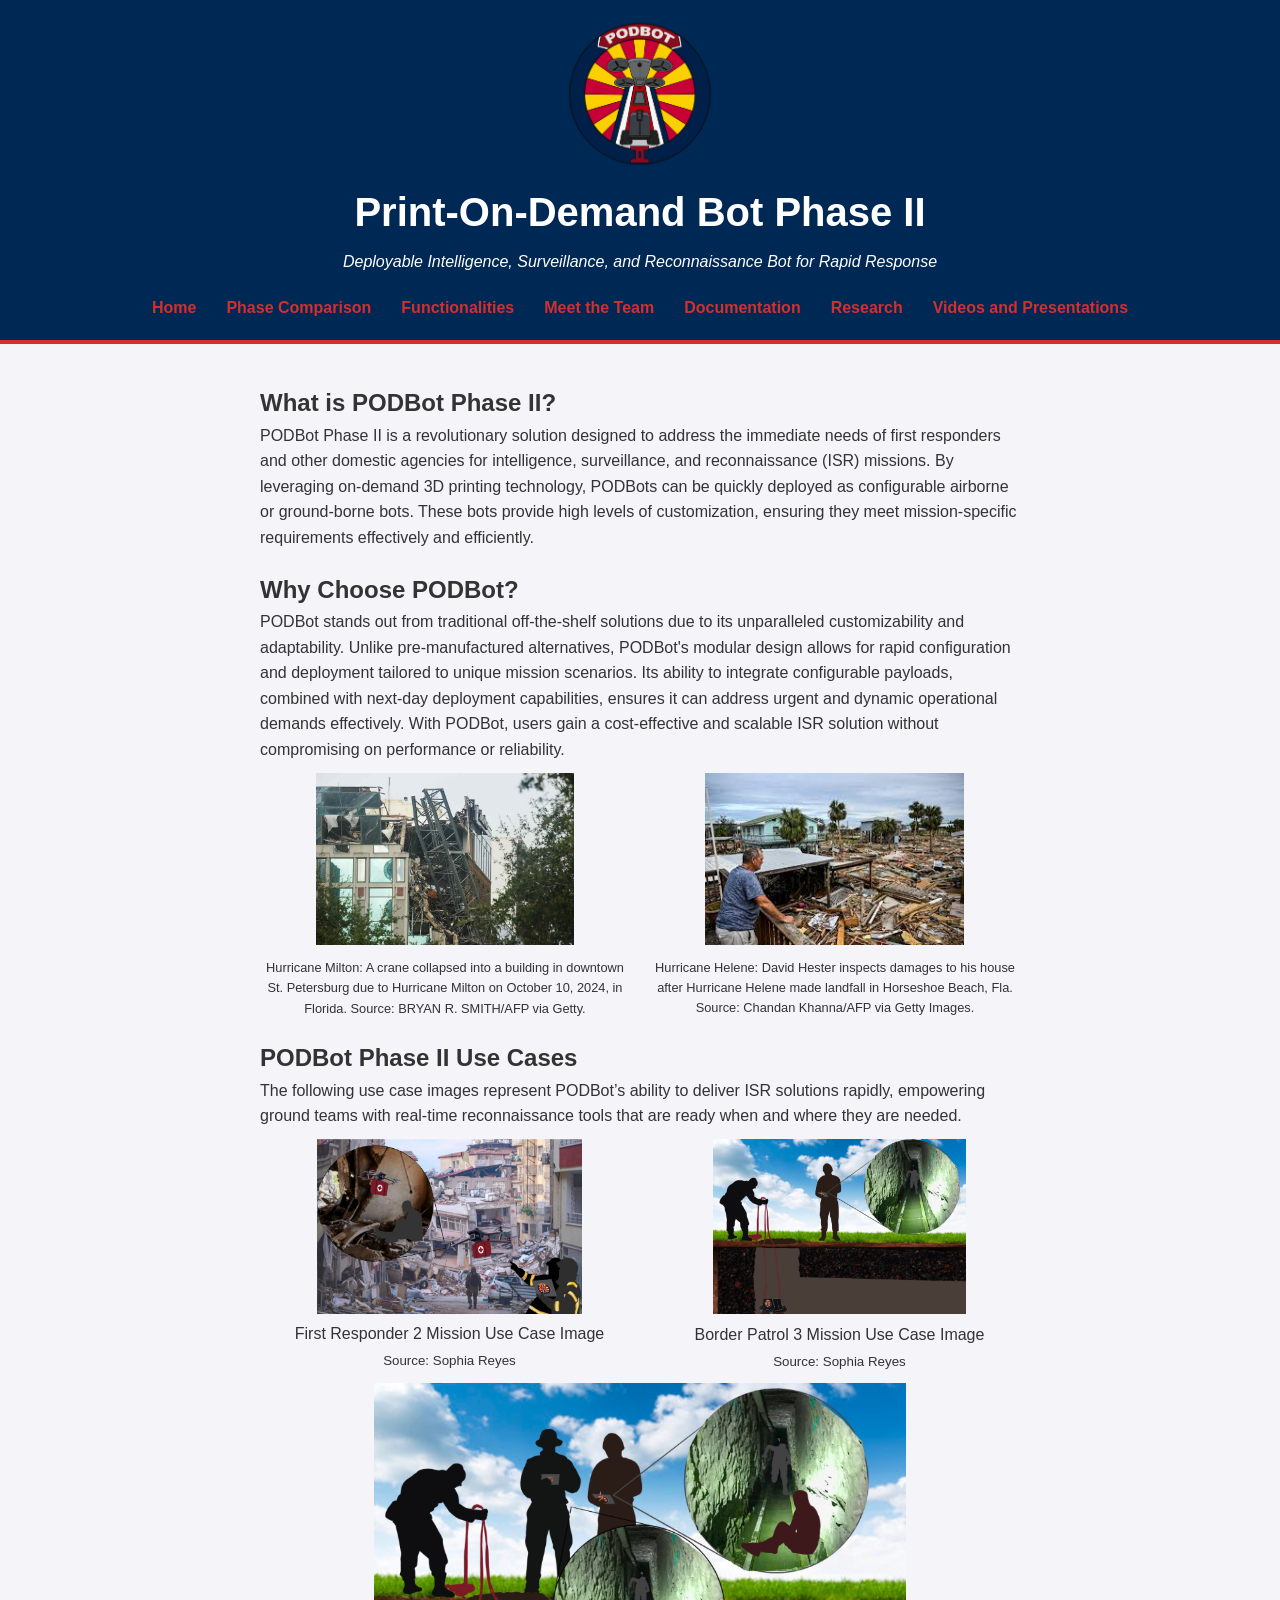
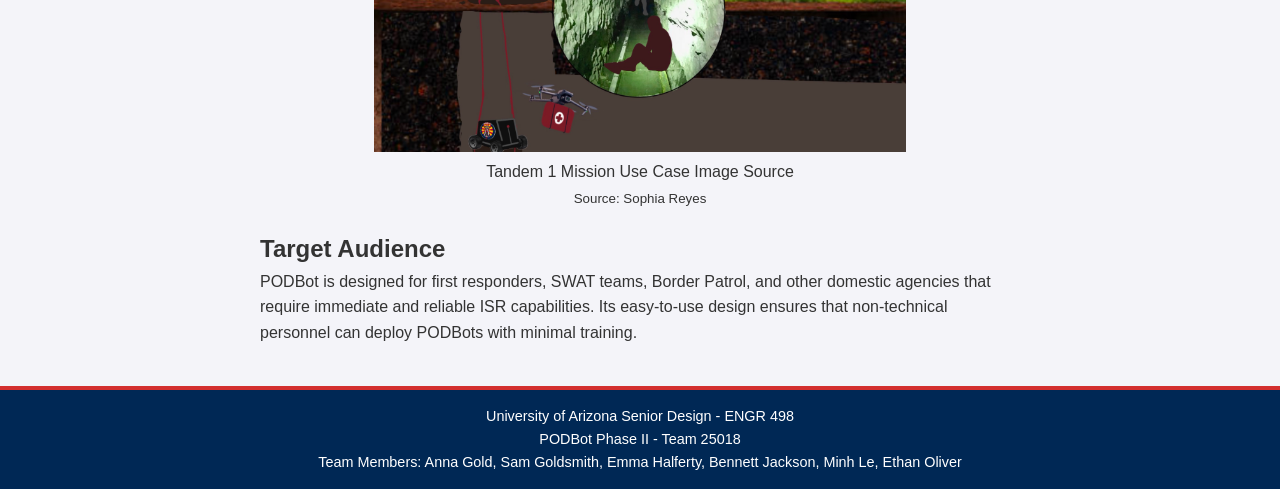
<file: index.html>
<!DOCTYPE html>
<html lang="en">
<head>
    <meta charset="UTF-8">
    <meta name="viewport" content="width=device-width, initial-scale=1.0">
    <meta http-equiv="X-UA-Compatible" content="ie=edge">
    <title>PODBot Phase II - Team 25018</title>
    <link rel="stylesheet" href="styles/style.css">
</head>
<body>
    <header>
        <img src="static/images/PODBOT_Phase_II_Logo.png" alt="Project Logo" class="header-logo">
        <h1>Print-On-Demand Bot Phase II</h1>
        <p>Deployable Intelligence, Surveillance, and Reconnaissance Bot for Rapid Response</p>
        <nav>
            <ul>
                <li><a href="index.html">Home</a></li>
                <li><a href="phasecomparison.html">Phase Comparison</a></li>      
                <li><a href="functionality.html">Functionalities</a></li>
                <li><a href="resume.html">Meet the Team</a></li>
                <li><a href="documentation.html">Documentation</a></li>
                <li><a href="research.html">Research</a></li>
                <li><a href="video.html">Videos and Presentations</a></li>  
            </ul>
        </nav>
    </header>

    <main>
        <div class="spacer"></div>

        <h2>What is PODBot Phase II?</h2>
        <p>PODBot Phase II is a revolutionary solution designed to address the immediate needs of first responders and other domestic agencies for intelligence, surveillance, and reconnaissance (ISR) missions. By leveraging on-demand 3D printing technology, PODBots can be quickly deployed as configurable airborne or ground-borne bots. These bots provide high levels of customization, ensuring they meet mission-specific requirements effectively and efficiently.</p>
        
        <div class="spacer"></div>

        <h2>Why Choose PODBot?</h2>
        <p>PODBot stands out from traditional off-the-shelf solutions due to its unparalleled customizability and adaptability. Unlike pre-manufactured alternatives, PODBot's modular design allows for rapid configuration and deployment tailored to unique mission scenarios. Its ability to integrate configurable payloads, combined with next-day deployment capabilities, ensures it can address urgent and dynamic operational demands effectively. With PODBot, users gain a cost-effective and scalable ISR solution without compromising on performance or reliability.</p>

        <div class="image-container">
            <div>
                <img src="static/images/hurricane_milton.jpg" alt="Hurricane Milton" class="bot-image responsive-image">
                <p class="image-caption">Hurricane Milton: A crane collapsed into a building in downtown St. Petersburg due to Hurricane Milton on October 10, 2024, in Florida. Source: BRYAN R. SMITH/AFP via Getty.</p>
            </div>
            <div>
                <img src="static/images/hurricane_helene.jpg" alt="Hurricane Helene" class="bot-image responsive-image">
                <p class="image-caption">Hurricane Helene: David Hester inspects damages to his house after Hurricane Helene made landfall in Horseshoe Beach, Fla. Source: Chandan Khanna/AFP via Getty Images.</p>
            </div>
        </div>

        <div class="spacer"></div>

        <h2>PODBot Phase II Use Cases</h2>
        <p>The following use case images represent PODBot’s ability to deliver ISR solutions rapidly, empowering ground teams with real-time reconnaissance tools that are ready when and where they are needed.</p>
        <div class="image-container">
            <div>
                <img src="static/images/FR-2.png" alt="First Responser 2 OV-1" class="bot-image responsive-image">
                <p>First Responder 2 Mission Use Case Image</p>
                <p><small>Source: Sophia Reyes</small></p>
            </div>
            <div>
                <img src="static/images/BP-3.png" alt="First Responser 3 OV-1" class="bot-image responsive-image">
                <p>Border Patrol 3 Mission Use Case Image</p>
                <p><small>Source: Sophia Reyes</small></p>
            </div>
        </div>

        <div class="image-container">
            <div>
                <img src="static/images/TD-1.png" alt="Tandem 1 OV-1" class="bot-image responsive-image">
                <p>Tandem 1 Mission Use Case Image Source</p>
                <p><small>Source: Sophia Reyes</small></p>
            </div>
        </div>

       
        <div class="spacer"></div>

        <h2>Target Audience</h2>
        <p>PODBot is designed for first responders, SWAT teams, Border Patrol, and other domestic agencies that require immediate and reliable ISR capabilities. Its easy-to-use design ensures that non-technical personnel can deploy PODBots with minimal training.</p>

        <div class="spacer"></div>

        <!-- <div class="logo-container">
            <img src="static/images/p1logo.png" alt="PODBot Phase I Logo" class="logo-image">
            <img src="static/images/PODBOT_Phase_II_Logo.png" alt="PODBot Phase II Logo" class="logo-image">
        </div>
         -->
    </main>

    <footer>
        <p>University of Arizona Senior Design - ENGR 498 </p>
        <p>PODBot Phase II - Team 25018</p>
        <p>Team Members: Anna Gold, Sam Goldsmith, Emma Halferty, Bennett Jackson, Minh Le, Ethan Oliver</p>
    </footer>
</body>
</html>
</file>
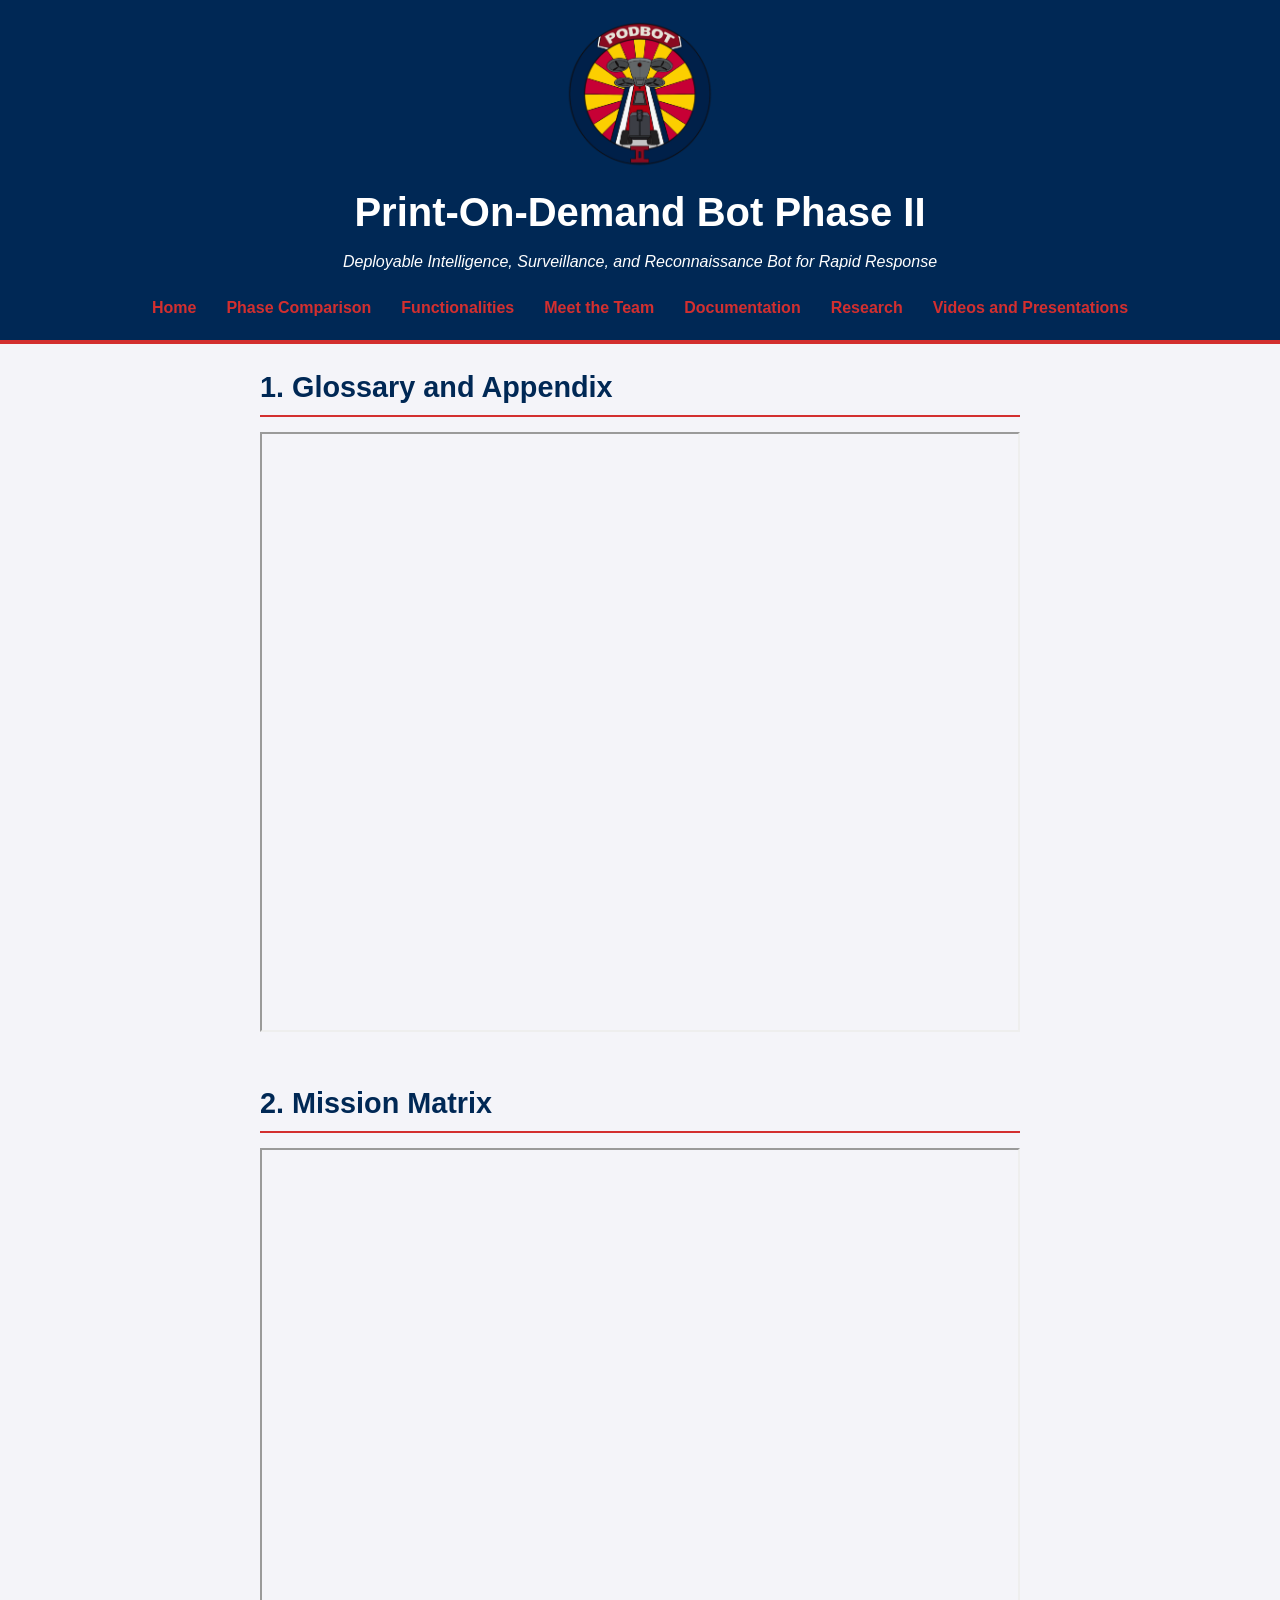
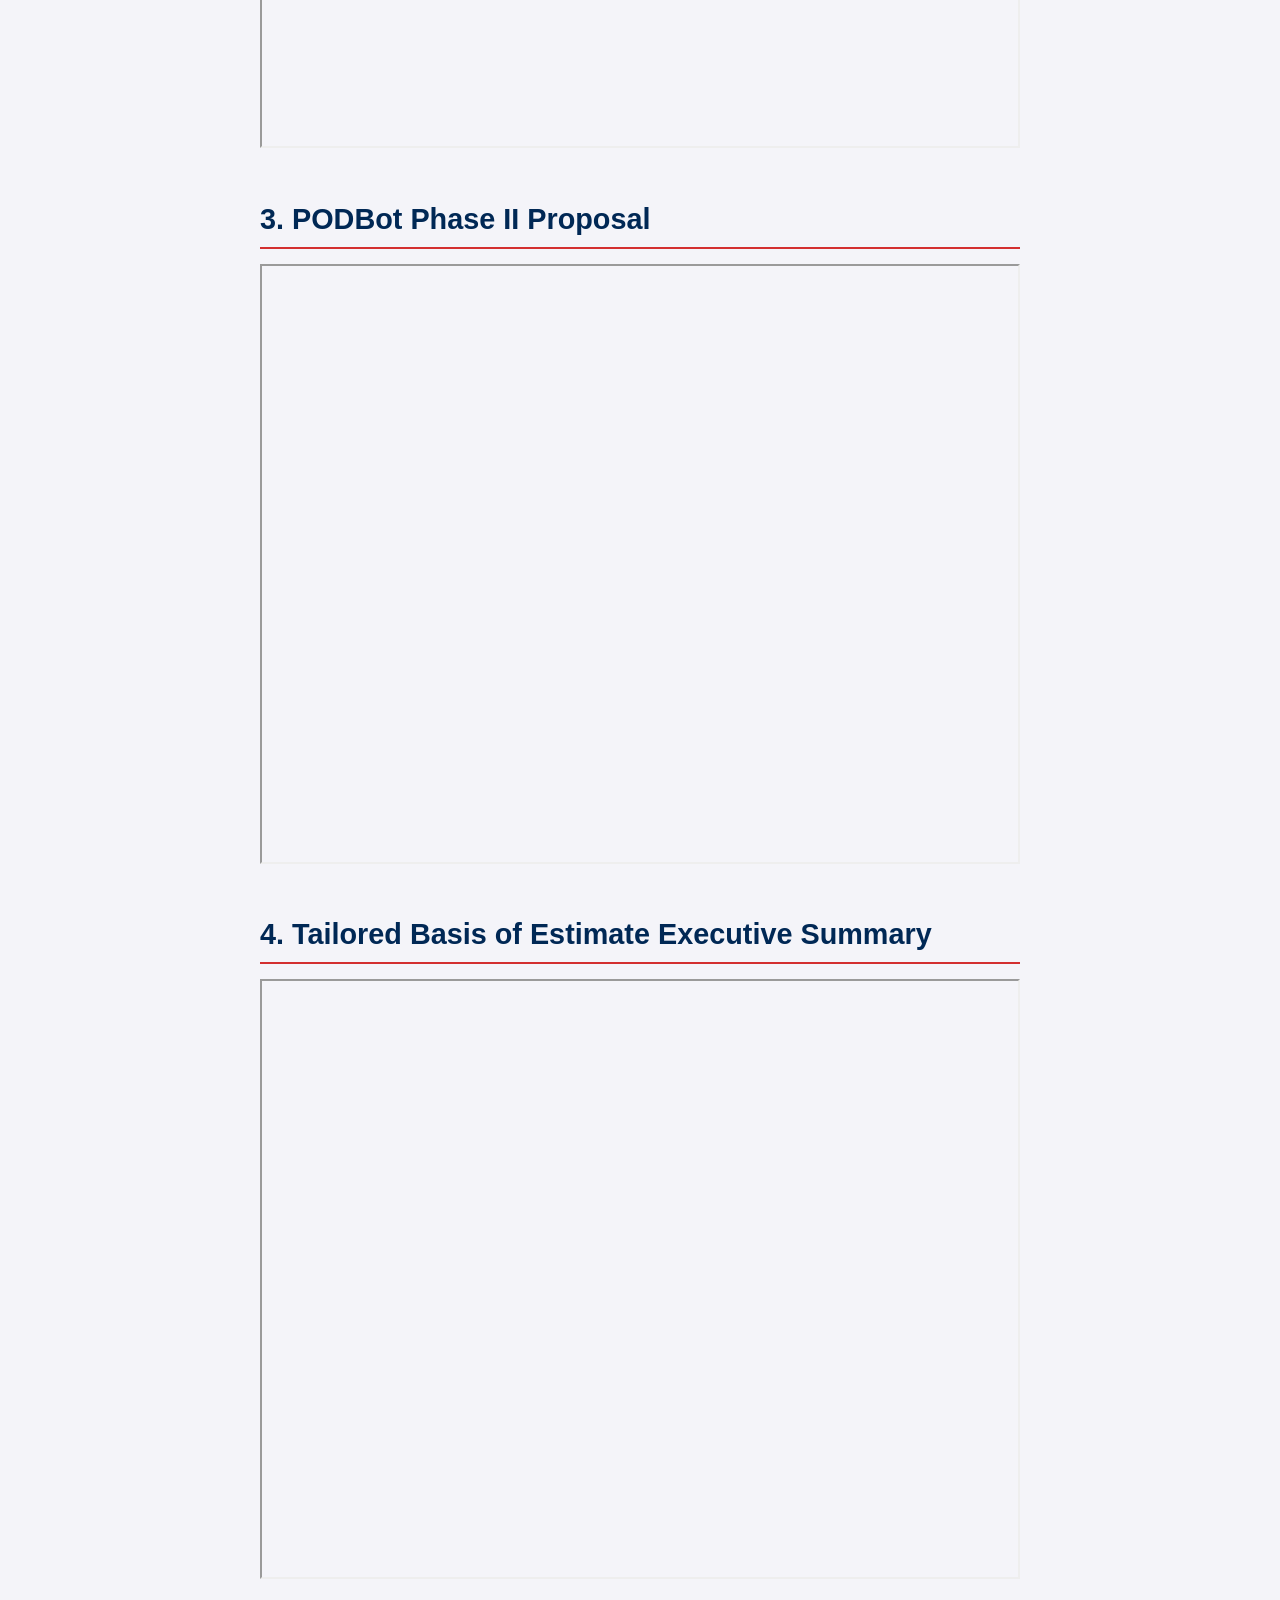
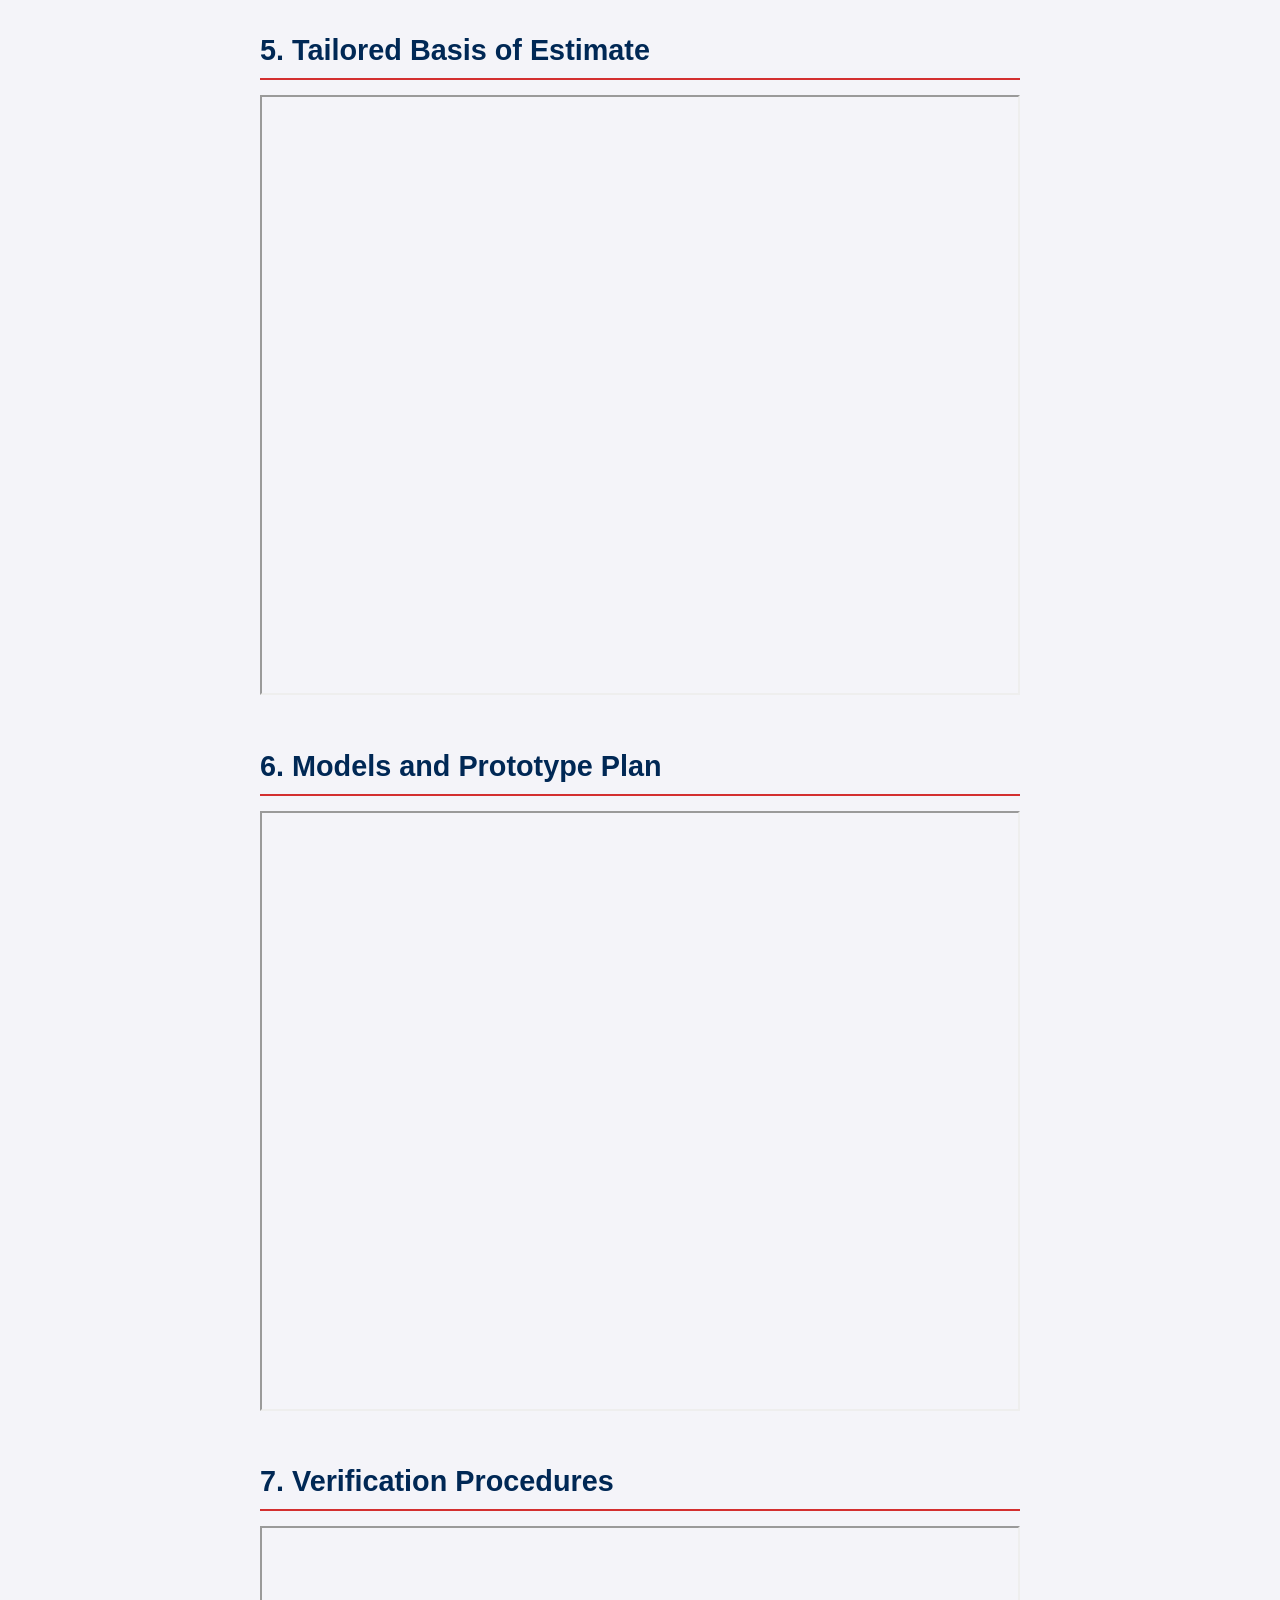
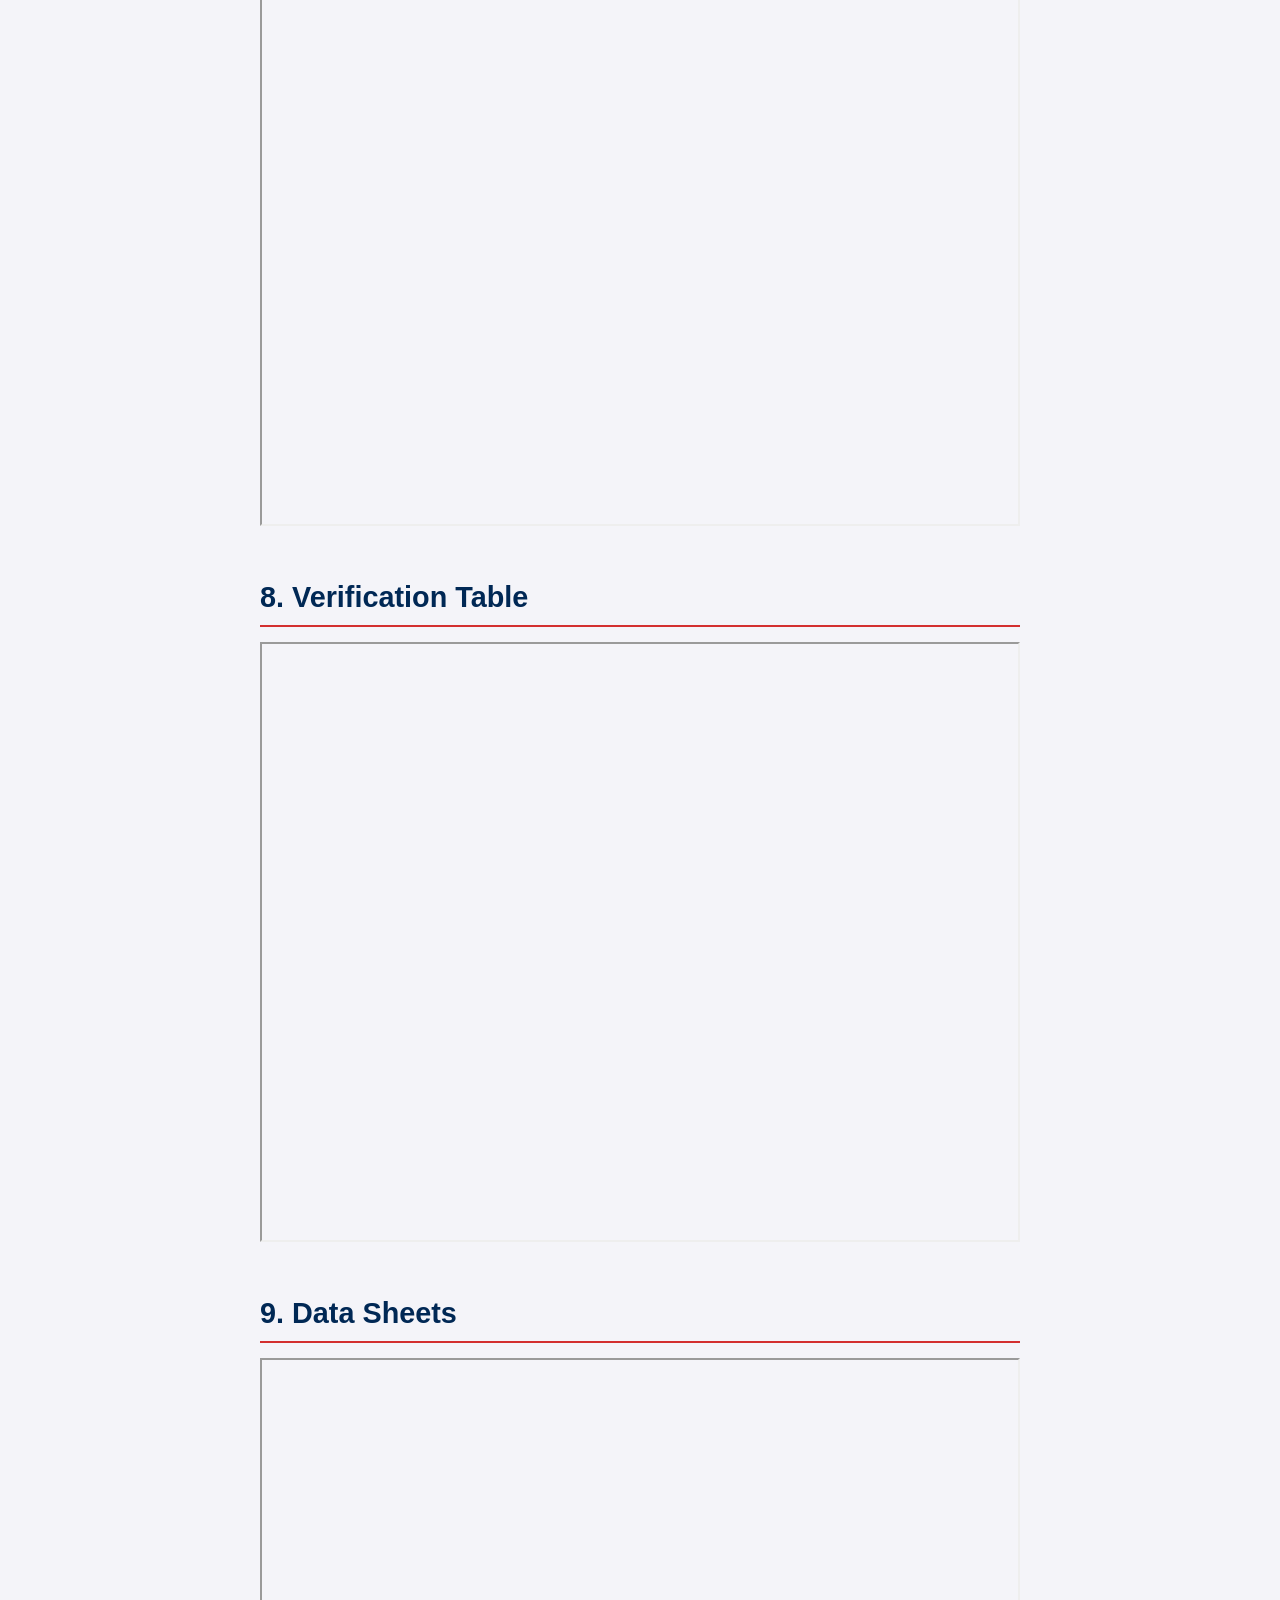
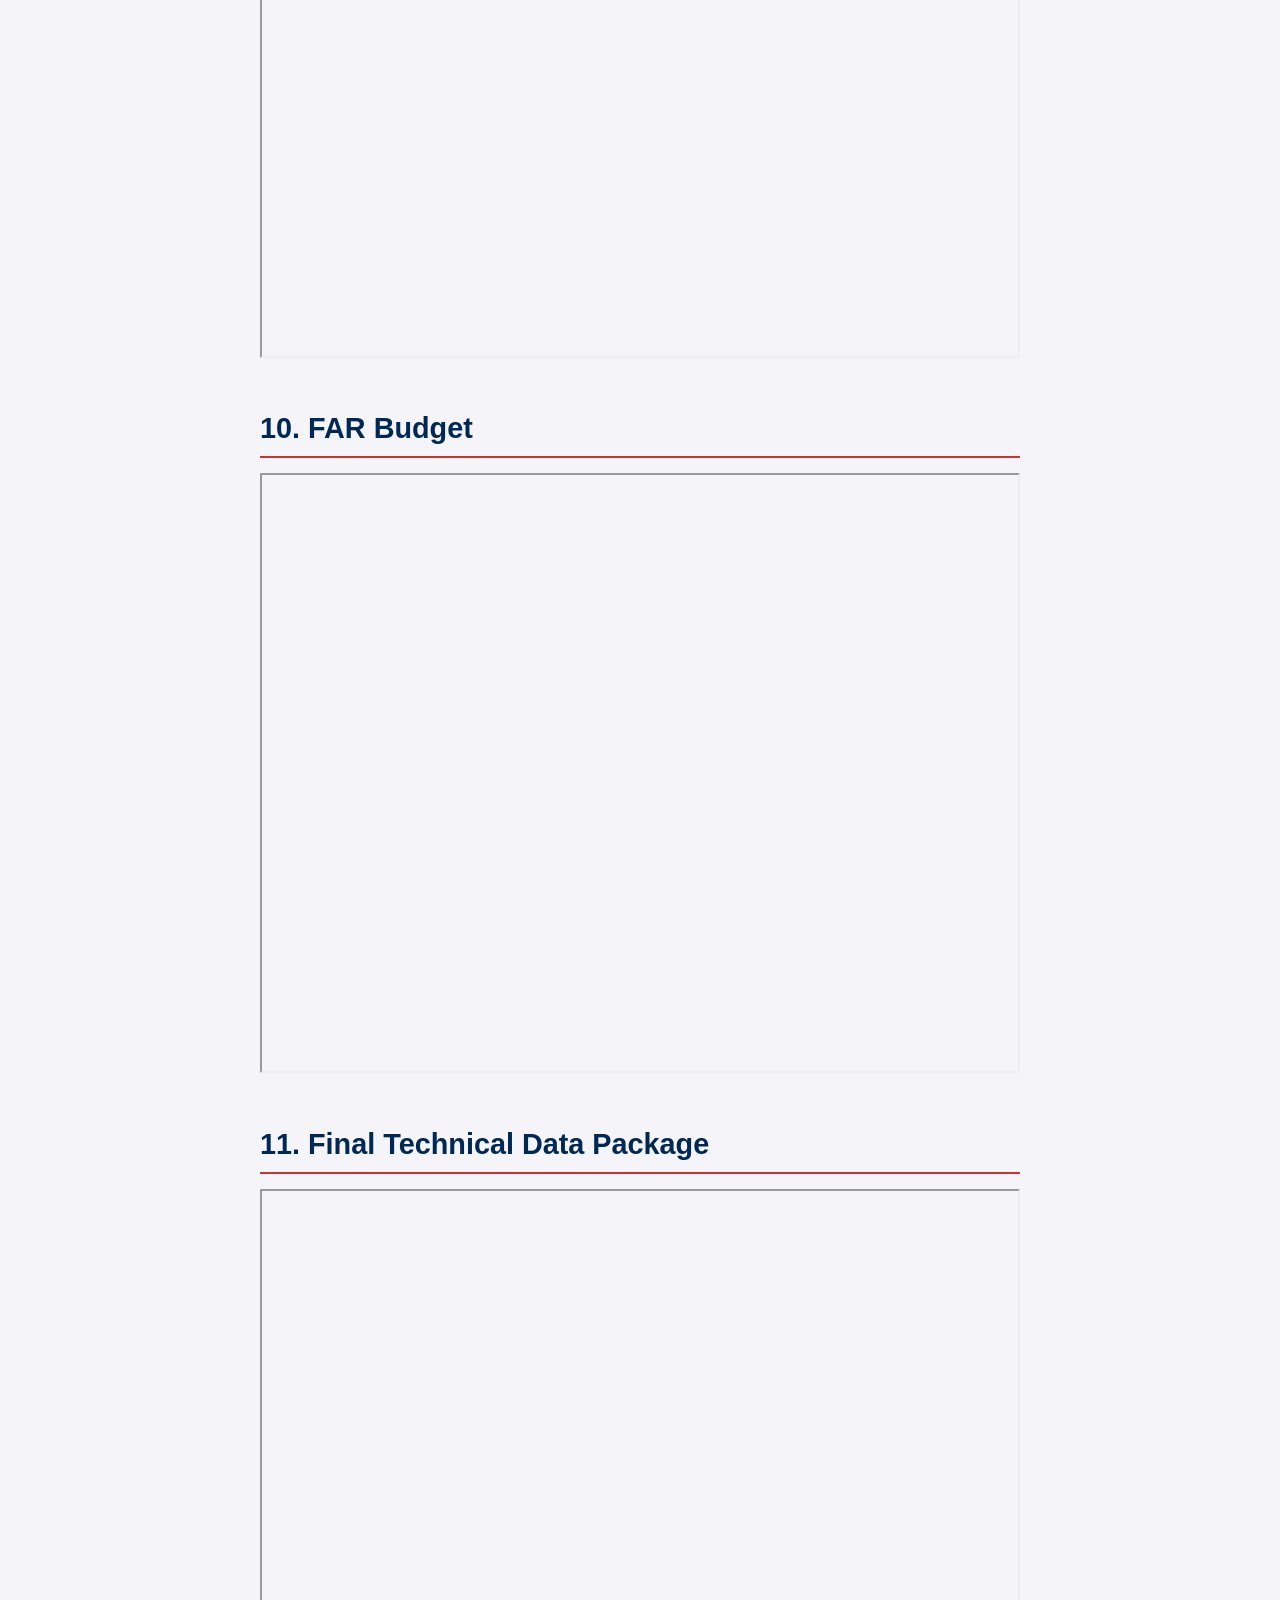
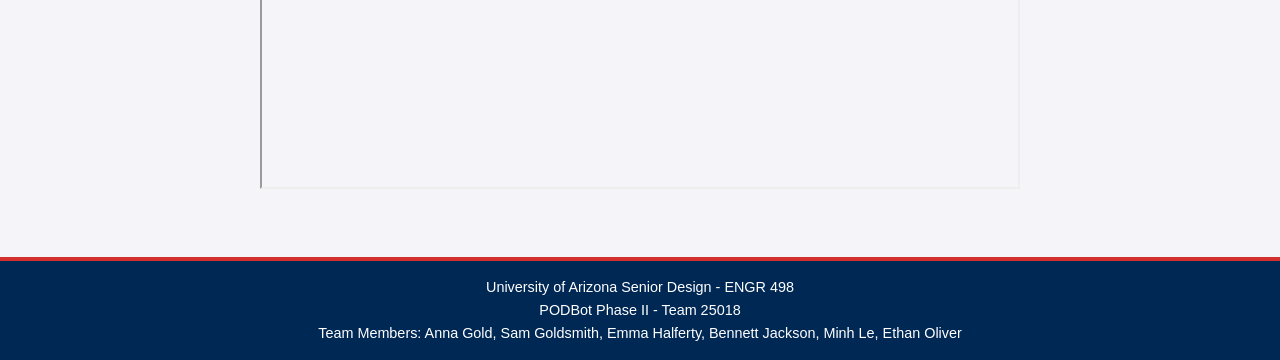
<file: documentation.html>
<!DOCTYPE html>
<html lang="en">
<head>
    <meta charset="UTF-8">
    <meta name="viewport" content="width=device-width, initial-scale=1.0">
    <meta http-equiv="X-UA-Compatible" content="ie=edge">
    <title>Documentation - PODBot Phase II</title>
    <link rel="stylesheet" href="styles/style.css">
</head>
<body>
    <header>
        <img src="static/images/PODBOT_Phase_II_Logo.png" alt="Project Logo" class="header-logo"> 
        <h1>Print-On-Demand Bot Phase II</h1>
        <p>Deployable Intelligence, Surveillance, and Reconnaissance Bot for Rapid Response</p>
        <nav>
            <ul>
                <li><a href="index.html">Home</a></li>
                <li><a href="phasecomparison.html">Phase Comparison</a></li>      
                <li><a href="functionality.html">Functionalities</a></li>
                <li><a href="resume.html">Meet the Team</a></li>
                <li><a href="documentation.html">Documentation</a></li>
                <li><a href="research.html">Research</a></li>
                <li><a href="video.html">Videos and Presentations</a></li>              
            </ul>
        </nav>
    </header>

    <main>
        <section>
            <h2>1. Glossary and Appendix</h2>
            <iframe src="https://drive.google.com/file/d/188Alnb1fwxbFocnHkvSW-CzWRGTsh5i4/preview" width="100%" height="600px" allow="autoplay"></iframe>
        </section>
    
        <section>
            <h2>2. Mission Matrix</h2>
            <iframe src="https://drive.google.com/file/d/14XAGMJPLuy3BjWLU8OgsV1jAR2FEulgW/preview" width="100%" height="600px" allow="autoplay"></iframe>
        </section>

        <section>
            <h2>3. PODBot Phase II Proposal</h2>
            <iframe src="https://docs.google.com/document/d/1g9CMaWV4U3RilaXhGHNO0Yqu3U9fH3ve1jZsqztALZY/preview" width="100%" height="600px" allow="autoplay"></iframe>
        </section>

        <section>
            <h2>4. Tailored Basis of Estimate Executive Summary</h2>
            <iframe src="https://drive.google.com/file/d/1HaPINIrQWgZsj7bh0-YW3ygLKqvz0leG/preview" width="100%" height="600px" allow="autoplay"></iframe>
        </section>
        
        <section>
            <h2>5. Tailored Basis of Estimate</h2>
            <iframe src="https://drive.google.com/file/d/1YcjLnoPHpK1olAD6JEJ5paCYZxntzH90/preview" width="100%" height="600px" allow="autoplay"></iframe>

        </section>
        <section>
            <h2>6. Models and Prototype Plan</h2>
            <iframe src="https://docs.google.com/document/d/15c3jVXOkvK1tH7EsSrpuSCy21P7ePyz8Qm_HCnnTM30/preview" width="100%" height="600px" allow="autoplay"></iframe>
        </section>
    
        <section>
            <h2>7. Verification Procedures</h2>
            <iframe src="https://docs.google.com/document/d/1EP7DDwtJk5kvm_0wec_sj75haqD2O_qz0mGuNZg23Wc/preview" width="100%" height="600px" allow="autoplay"></iframe>
        </section>
    
        <section>
            <h2>8. Verification Table</h2>
            <iframe src="https://docs.google.com/document/d/1SdD1SDmob-TVoDwpbQHQVFqG8PD0bTtHlgx2t0z4xgQ/preview" width="100%" height="600px" allow="autoplay"></iframe>
        </section>

        <section>
            <h2>9. Data Sheets</h2>
            <iframe src="https://docs.google.com/document/d/103W8VDk48wXce87acK4NBXmdXktbGknB1z_WQxpmSNg/preview" width="100%" height="600px" allow="autoplay"></iframe>
        </section>

        <section>
            <h2>10. FAR Budget</h2>
            <iframe src="https://docs.google.com/document/d/187m796Zy0AdiBaGU7dXmtK7APUw8D7ymuOde8a9_V4k/preview" width="100%" height="600px" allow="autoplay"></iframe>
        </section>

        <section>
            <h2>11. Final Technical Data Package</h2>
            <iframe src="https://docs.google.com/document/d/1L-VFHI12QOanG_CYKFG_P6UQgsELL1LPWKdnAJXa-Fk/preview" width="100%" height="600px" allow="autoplay"></iframe>
        </section>
    </main>

    <footer>
        <p>University of Arizona Senior Design - ENGR 498 </p>
        <p>PODBot Phase II - Team 25018</p>
        <p>Team Members: Anna Gold, Sam Goldsmith, Emma Halferty, Bennett Jackson, Minh Le, Ethan Oliver</p>
    </footer>
</body>
</html>
</file>
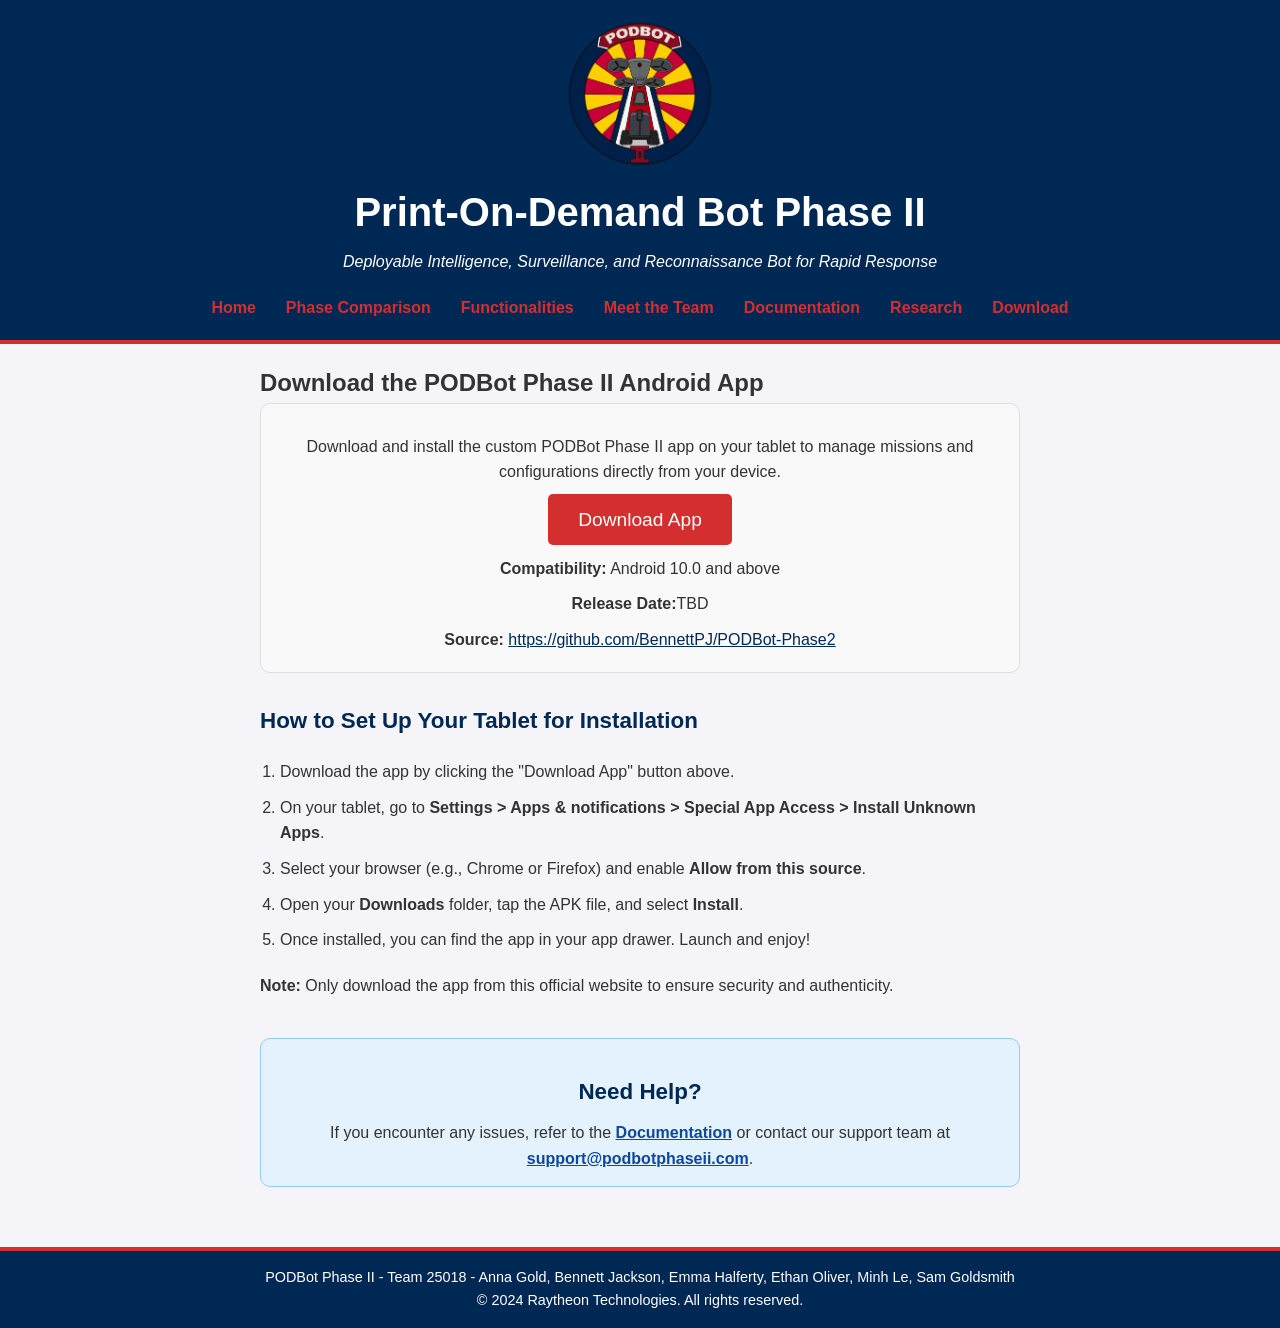
<file: download.html>
<!DOCTYPE html>
<html lang="en">
<head>
    <meta charset="UTF-8">
    <meta name="viewport" content="width=device-width, initial-scale=1.0">
    <meta http-equiv="X-UA-Compatible" content="ie=edge">
    <title>Download - PODBot Phase II</title>
    <link rel="stylesheet" href="styles/style.css">
</head>
<body>
    <header>
        <img src="static/images/PODBOT_Phase_II_Logo.png" alt="Project Logo" class="header-logo"> 
        <h1>Print-On-Demand Bot Phase II</h1>
        <p>Deployable Intelligence, Surveillance, and Reconnaissance Bot for Rapid Response</p>
        <nav>
            <ul>
                <li><a href="index.html">Home</a></li>
                <li><a href="phasecomparison.html">Phase Comparison</a></li>      
                <li><a href="functionality.html">Functionalities</a></li>
                <li><a href="resume.html">Meet the Team</a></li>
                <li><a href="documentation.html">Documentation</a></li>
                <li><a href="research.html">Research</a></li>
                <li><a href="download.html">Download</a></li>  
            </ul>
        </nav>
    </header>
    <main>
        <h2>Download the PODBot Phase II Android App</h2>
        <section class="download-section">
            <p>Download and install the custom PODBot Phase II app on your tablet to manage missions and configurations directly from your device.</p>
            <div class="download-button-container">
                <a href="/path-to-your-app/yourapp.apk" class="download-button">Download App</a>
            </div>
            <p><strong>Compatibility:</strong> Android 10.0 and above</p>
            <p><strong>Release Date:</strong>TBD</p>
            <p><strong>Source: </strong><a href="https://github.com/BennettPJ/PODBot-Phase2">https://github.com/BennettPJ/PODBot-Phase2</a></p>
        </section>

        <section class="instructions-section">
            <h3>How to Set Up Your Tablet for Installation</h3>
            <ol>
                <li>Download the app by clicking the "Download App" button above.</li>
                <li>On your tablet, go to <strong>Settings > Apps & notifications > Special App Access > Install Unknown Apps</strong>.</li>
                <li>Select your browser (e.g., Chrome or Firefox) and enable <strong>Allow from this source</strong>.</li>
                <li>Open your <strong>Downloads</strong> folder, tap the APK file, and select <strong>Install</strong>.</li>
                <li>Once installed, you can find the app in your app drawer. Launch and enjoy!</li>
            </ol>
            <p><strong>Note:</strong> Only download the app from this official website to ensure security and authenticity.</p>
        </section>

        <section class="support-section">
            <h3>Need Help?</h3>
            <p>If you encounter any issues, refer to the <a href="documentation.html">Documentation</a> or contact our support team at <a href="mailto:support@podbotphaseii.com">support@podbotphaseii.com</a>.</p>
        </section>
    </main>

    <footer>
        <p>PODBot Phase II - Team 25018 - Anna Gold, Bennett Jackson, Emma Halferty, Ethan Oliver, Minh Le, Sam Goldsmith</p>
        <p>&copy; 2024 Raytheon Technologies. All rights reserved.</p>
    </footer>
</body>
</html>
</file>
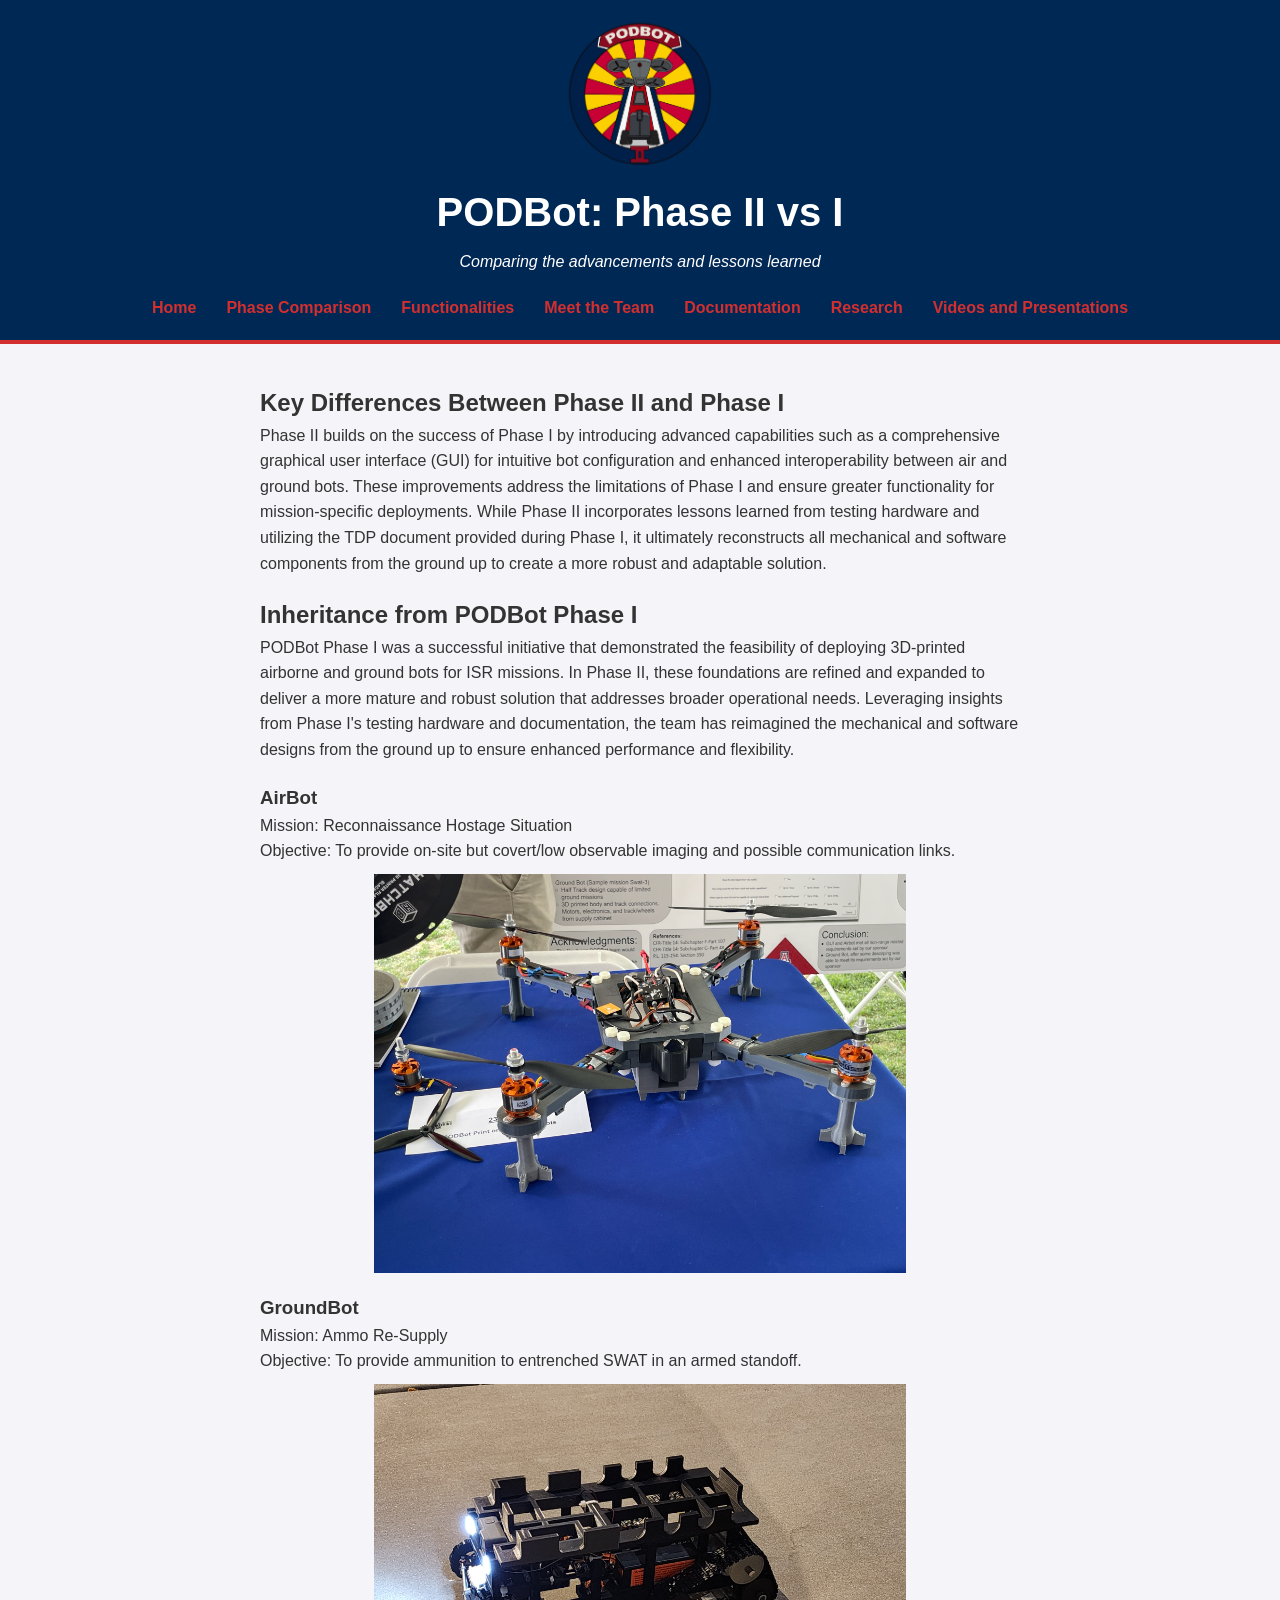
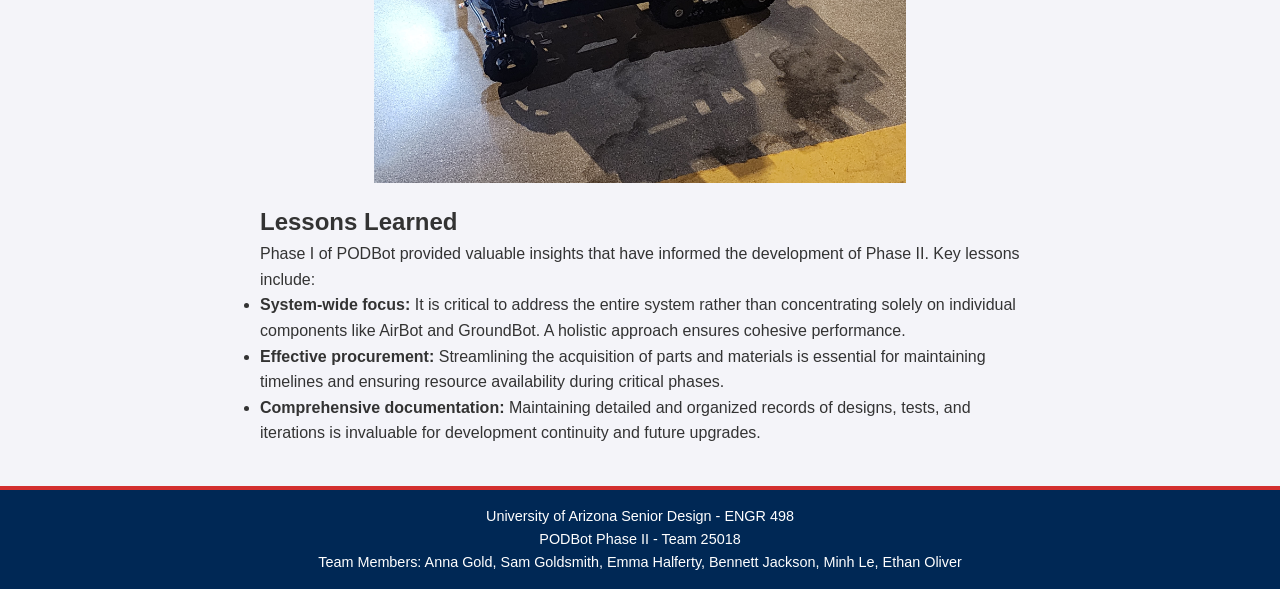
<file: phasecomparison.html>
<!DOCTYPE html>
<html lang="en">
<head>
    <meta charset="UTF-8">
    <meta name="viewport" content="width=device-width, initial-scale=1.0">
    <meta http-equiv="X-UA-Compatible" content="ie=edge">
    <title>PODBot Phase II vs Phase I</title>
    <link rel="stylesheet" href="styles/style.css">
</head>
<body>
    <header>
        <img src="static/images/PODBOT_Phase_II_Logo.png" alt="Project Logo" class="header-logo">
        <h1>PODBot: Phase II vs I</h1>
        <p>Comparing the advancements and lessons learned</p>
        <nav>
            <ul>
                <li><a href="index.html">Home</a></li>
                <li><a href="phasecomparison.html">Phase Comparison</a></li>      
                <li><a href="functionality.html">Functionalities</a></li>
                <li><a href="resume.html">Meet the Team</a></li>
                <li><a href="documentation.html">Documentation</a></li>
                <li><a href="research.html">Research</a></li>
                <li><a href="video.html">Videos and Presentations</a></li>            
            </ul>
        </nav>
    </header>

    <main>
        <div class="spacer"></div>
        
        <h2>Key Differences Between Phase II and Phase I</h2>
        <p>Phase II builds on the success of Phase I by introducing advanced capabilities such as a comprehensive graphical user interface (GUI) for intuitive bot configuration and enhanced interoperability between air and ground bots. These improvements address the limitations of Phase I and ensure greater functionality for mission-specific deployments. While Phase II incorporates lessons learned from testing hardware and utilizing the TDP document provided during Phase I, it ultimately reconstructs all mechanical and software components from the ground up to create a more robust and adaptable solution.</p>

        <div class="spacer"></div>

        <h2>Inheritance from PODBot Phase I</h2>
        <p>PODBot Phase I was a successful initiative that demonstrated the feasibility of deploying 3D-printed airborne and ground bots for ISR missions. In Phase II, these foundations are refined and expanded to deliver a more mature and robust solution that addresses broader operational needs. Leveraging insights from Phase I's testing hardware and documentation, the team has reimagined the mechanical and software designs from the ground up to ensure enhanced performance and flexibility.</p>

        <div class="spacer"></div>

        <div class="bot-container">
            <h3 class="left-align">AirBot</h3>
            <p class="left-align">Mission: Reconnaissance Hostage Situation</p>
            <p class="left-align">Objective: To provide on-site but covert/low observable imaging and possible communication links.</p>
            <div class="image-container">
                <img src="static/images/P1AB.jpg" alt="AirBot" class="bot-image responsive-image">
            </div>
        </div>

        <div class="spacer"></div>

        <div class="bot-container">
            <h3 class="left-align">GroundBot</h3>
            <p class="left-align">Mission: Ammo Re-Supply</p>
            <p class="left-align">Objective: To provide ammunition to entrenched SWAT in an armed standoff.</p>
            <div class="image-container">
                <img src="static/images/P1GB.jpg" alt="GroundBot" class="bot-image responsive-image">
            </div>
        </div>
            <div class="spacer"></div>

        <h2>Lessons Learned</h2>
        <p>Phase I of PODBot provided valuable insights that have informed the development of Phase II. Key lessons include:</p>
        <ul>
            <li><strong>System-wide focus:</strong> It is critical to address the entire system rather than concentrating solely on individual components like AirBot and GroundBot. A holistic approach ensures cohesive performance.</li>
            <li><strong>Effective procurement:</strong> Streamlining the acquisition of parts and materials is essential for maintaining timelines and ensuring resource availability during critical phases.</li>
            <li><strong>Comprehensive documentation:</strong> Maintaining detailed and organized records of designs, tests, and iterations is invaluable for development continuity and future upgrades.</li>
        </ul>
        <div class="spacer"></div>
    </main>

    <footer>
        <p>University of Arizona Senior Design - ENGR 498 </p>
        <p>PODBot Phase II - Team 25018</p>
        <p>Team Members: Anna Gold, Sam Goldsmith, Emma Halferty, Bennett Jackson, Minh Le, Ethan Oliver</p>
    </footer>
</body>
</html>
</file>
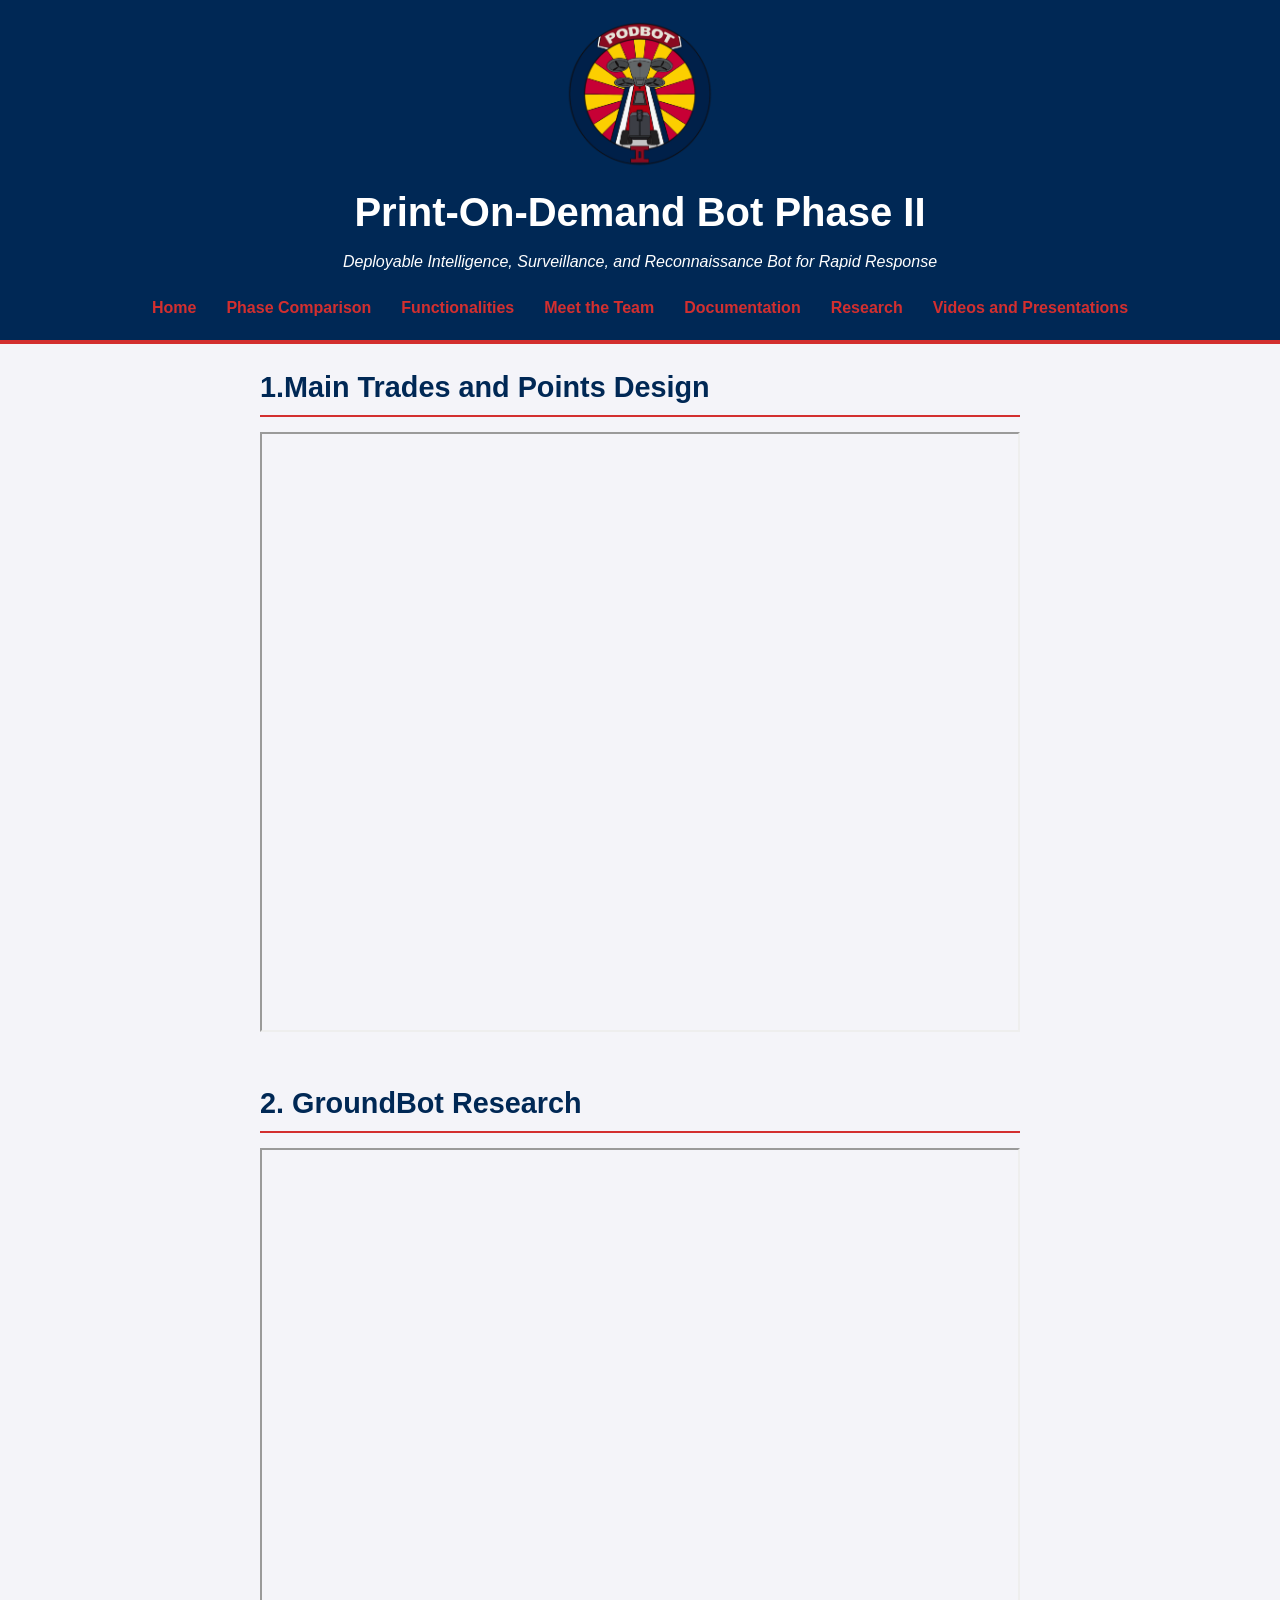
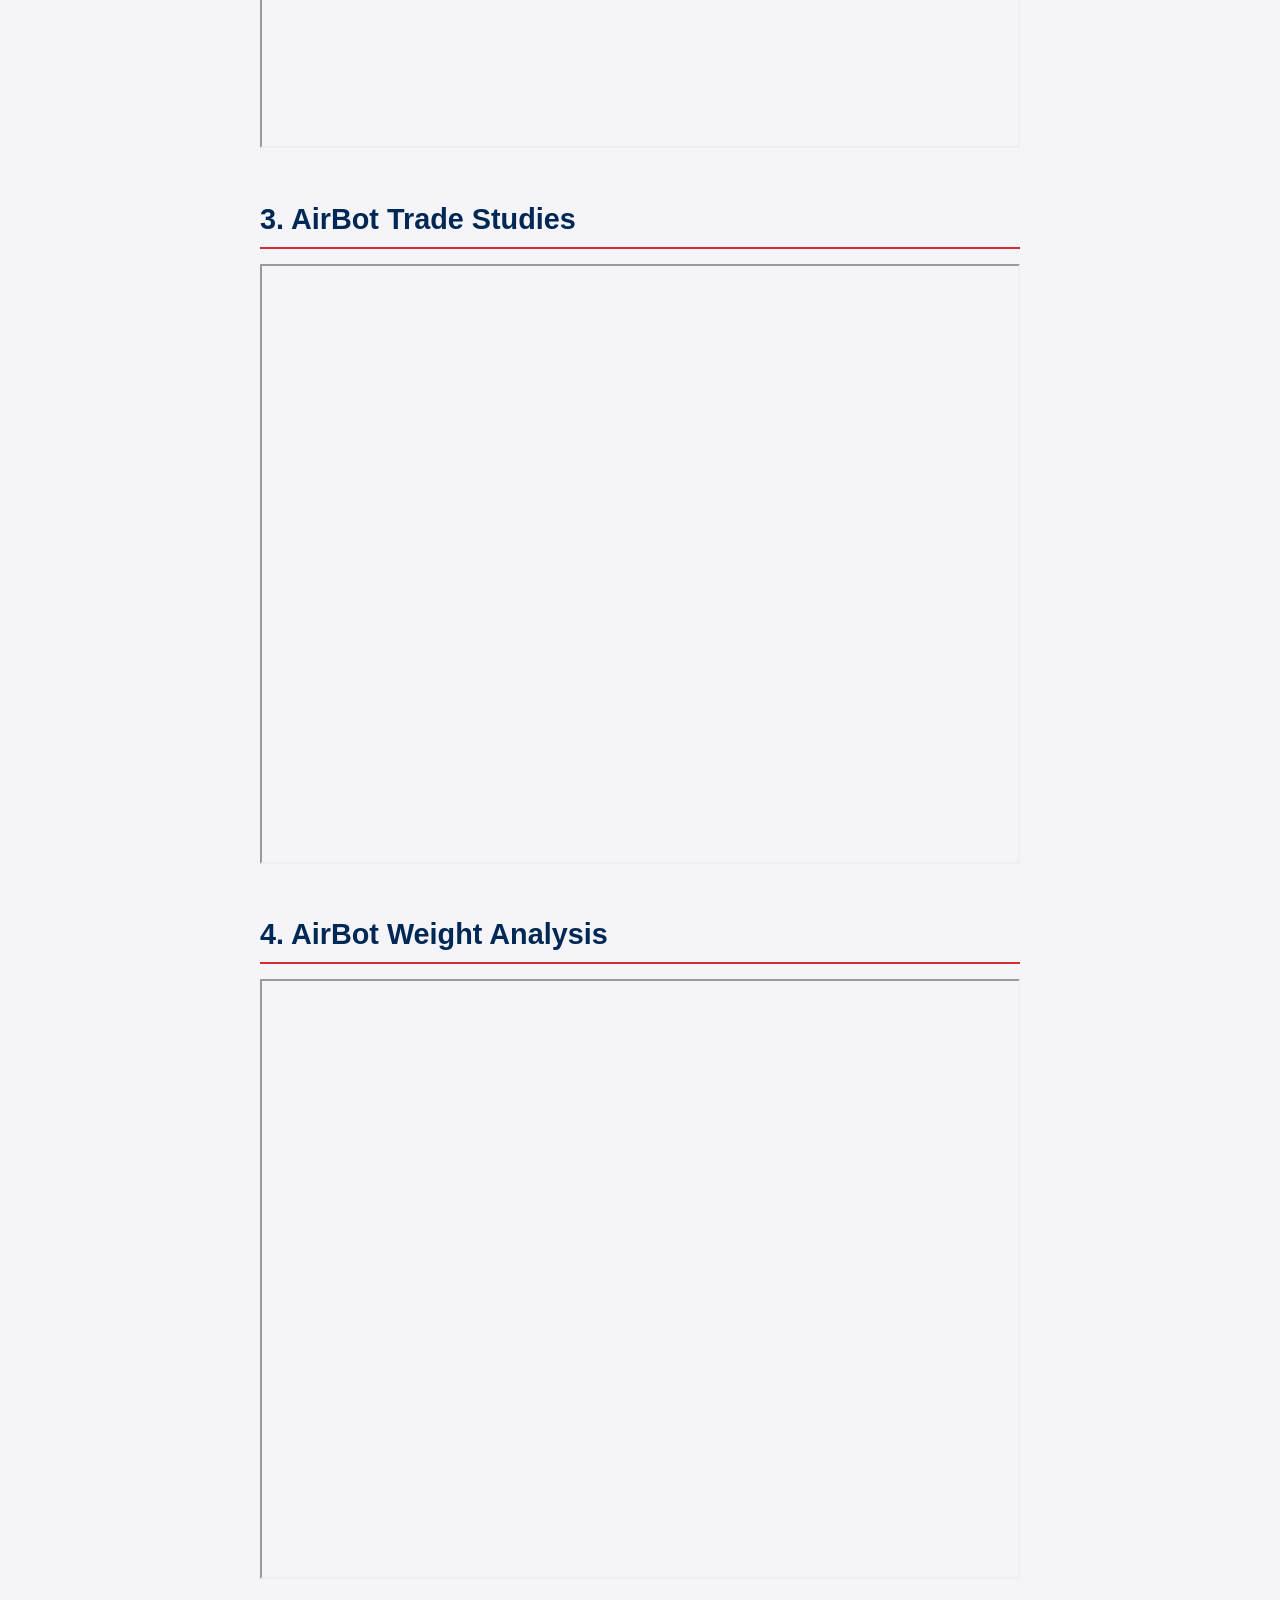
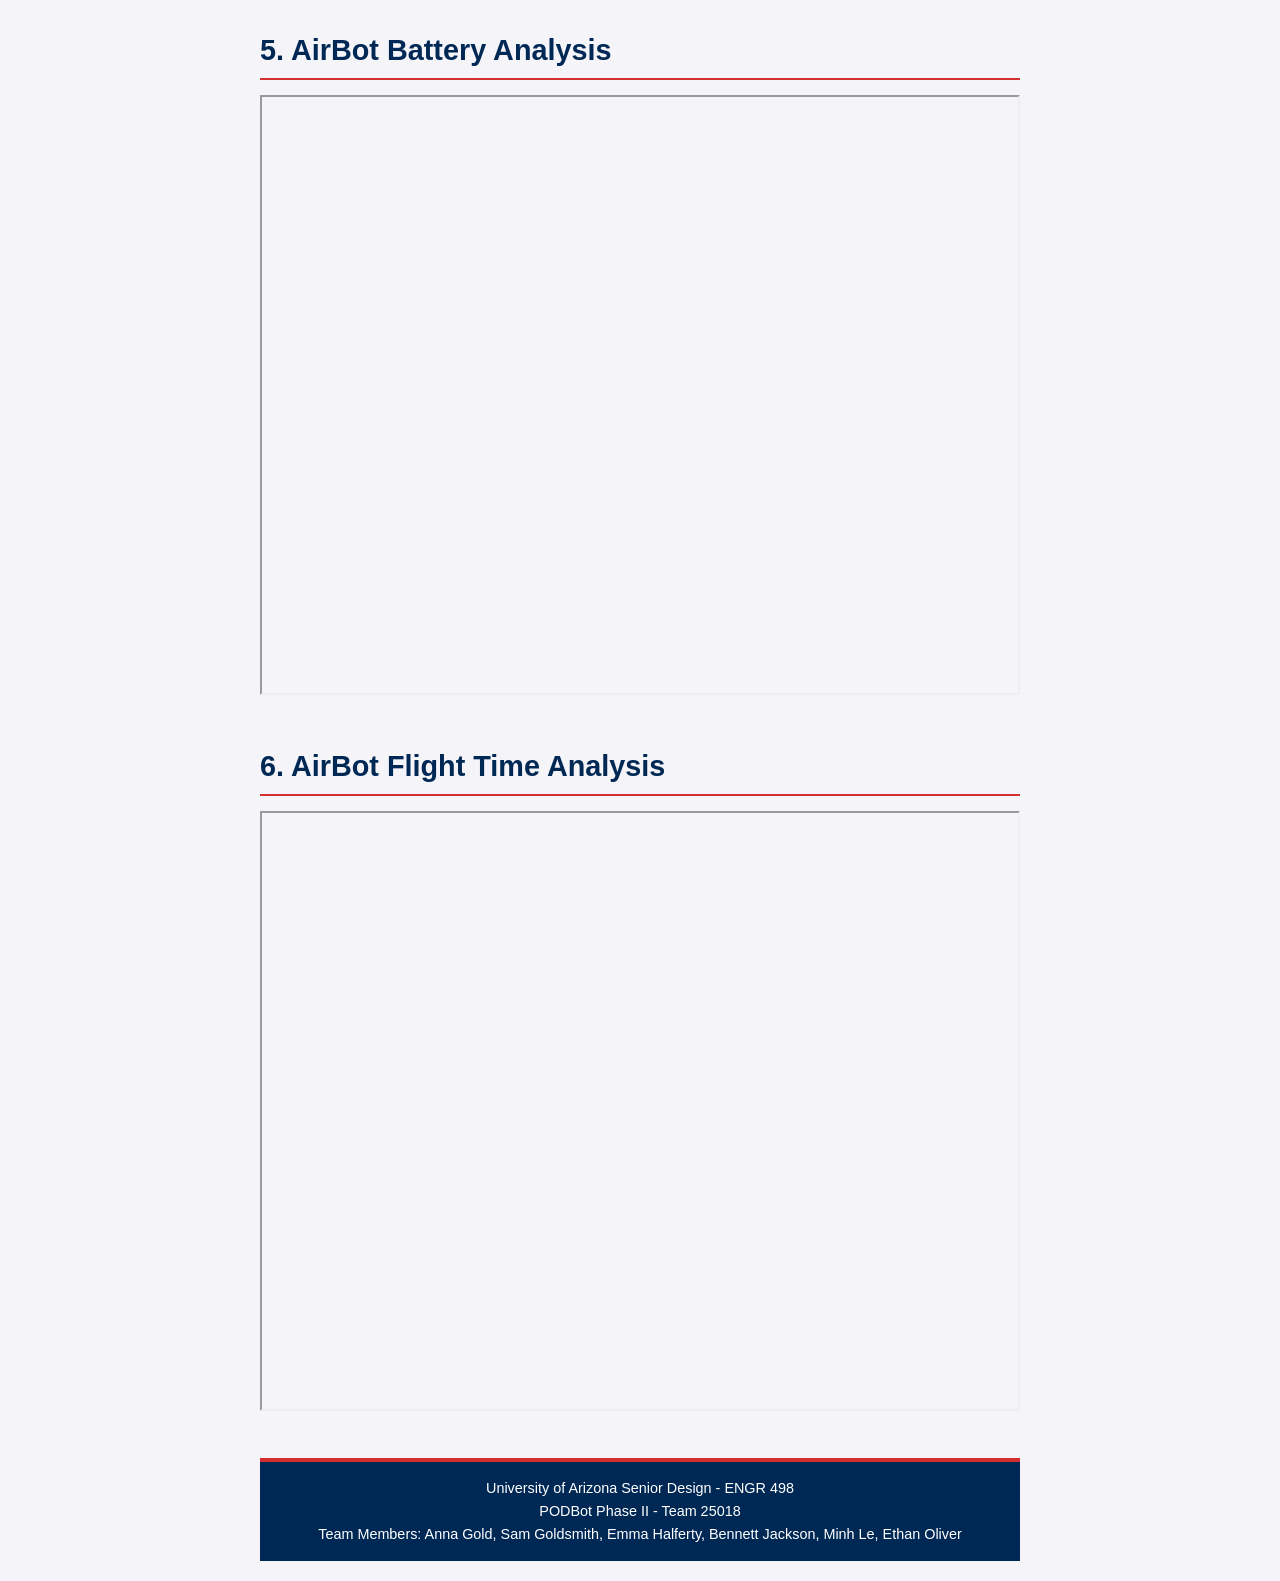
<file: research.html>
<!DOCTYPE html>
<html lang="en">
<head>
    <meta charset="UTF-8">
    <meta name="viewport" content="width=device-width, initial-scale=1.0">
    <meta http-equiv="X-UA-Compatible" content="ie=edge">
    <title>Documentation - PODBot Phase II</title>
    <link rel="stylesheet" href="styles/style.css">
</head>
<body>
    <header>
        <img src="static/images/PODBOT_Phase_II_Logo.png" alt="Project Logo" class="header-logo"> 
        <h1>Print-On-Demand Bot Phase II</h1>
        <p>Deployable Intelligence, Surveillance, and Reconnaissance Bot for Rapid Response</p>
        <nav>
            <ul>
                <li><a href="index.html">Home</a></li>
                <li><a href="phasecomparison.html">Phase Comparison</a></li>      
                <li><a href="functionality.html">Functionalities</a></li>
                <li><a href="resume.html">Meet the Team</a></li>
                <li><a href="documentation.html">Documentation</a></li>
                <li><a href="research.html">Research</a></li>
                <li><a href="video.html">Videos and Presentations</a></li>              
            </ul>
        </nav>
    </header>

    <main>
        <section>
            <h2>1.Main Trades and Points Design</h2>
            <iframe src="https://docs.google.com/document/d/1lkCGNMQoPhQL0Y_NLZaebmSFt4YkSk94f7PoyWf6pIw/preview" width="100%" height="600px" allow="autoplay"></iframe>
        </section>
    
        <section>
            <h2>2. GroundBot Research</h2>
            <iframe src="https://docs.google.com/document/d/126P5cV-02aHjtgnaMbtK03lRSTITU1VjsNRlDI_f4nI/preview" width="100%" height="600px" allow="autoplay"></iframe>
        </section>

        <section>
            <h2>3. AirBot Trade Studies</h2>
            <iframe src="https://docs.google.com/document/d/1Ceoz-_IJe70X9ZPZanC3Vhido4nk8SSYPwTDQ9Ks1ps/preview" width="100%" height="600px" allow="autoplay"></iframe>
        </section>

        <section>
            <h2>4. AirBot Weight Analysis</h2>
            <iframe src="https://docs.google.com/spreadsheets/d/1_h-q7saPgPFIuor73Zhn1ffOfvw7go2z1Pj9BKLv1wM/preview" width="100%" height="600px" allow="autoplay"></iframe>
        </section>

        <section>
            <h2>5. AirBot Battery Analysis</h2>
            <iframe src="https://docs.google.com/spreadsheets/d/18A4b_QHtBGfVK9wM9EaKyF6yomKwNr_5torWQDiPaXQ/preview" width="100%" height="600px" allow="autoplay"></iframe>
        </section>
        <section>
            <h2>6. AirBot Flight Time Analysis</h2>
            <iframe src="https://docs.google.com/document/d/1fuaSOouy0mQosI3wv5OJVPzGEXG3rTp3yiUSvhIn8xw/preview" width="100%" height="600px" allow="autoplay"></iframe>
        </section>
   

        <footer>
            <p>University of Arizona Senior Design - ENGR 498 </p>
            <p>PODBot Phase II - Team 25018</p>
            <p>Team Members: Anna Gold, Sam Goldsmith, Emma Halferty, Bennett Jackson, Minh Le, Ethan Oliver</p>
        </footer>
</body>
</html>
</file>
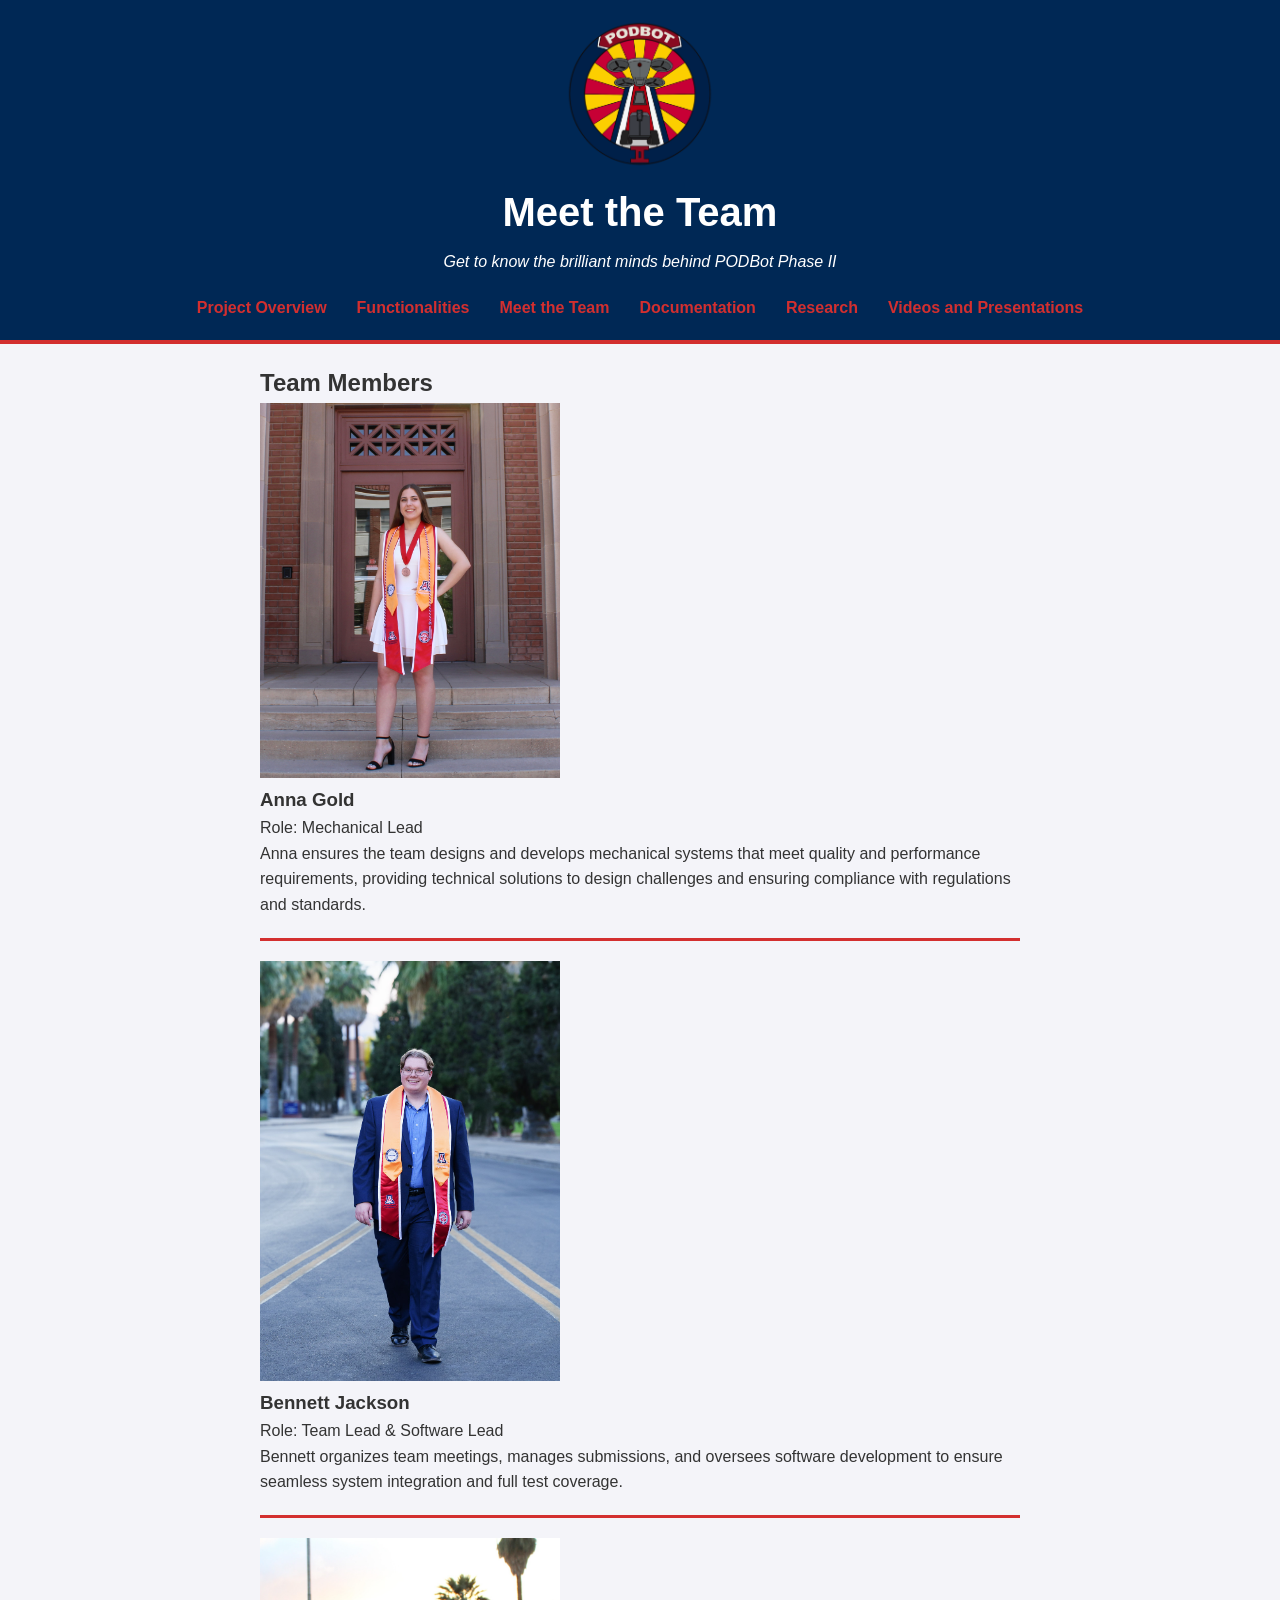
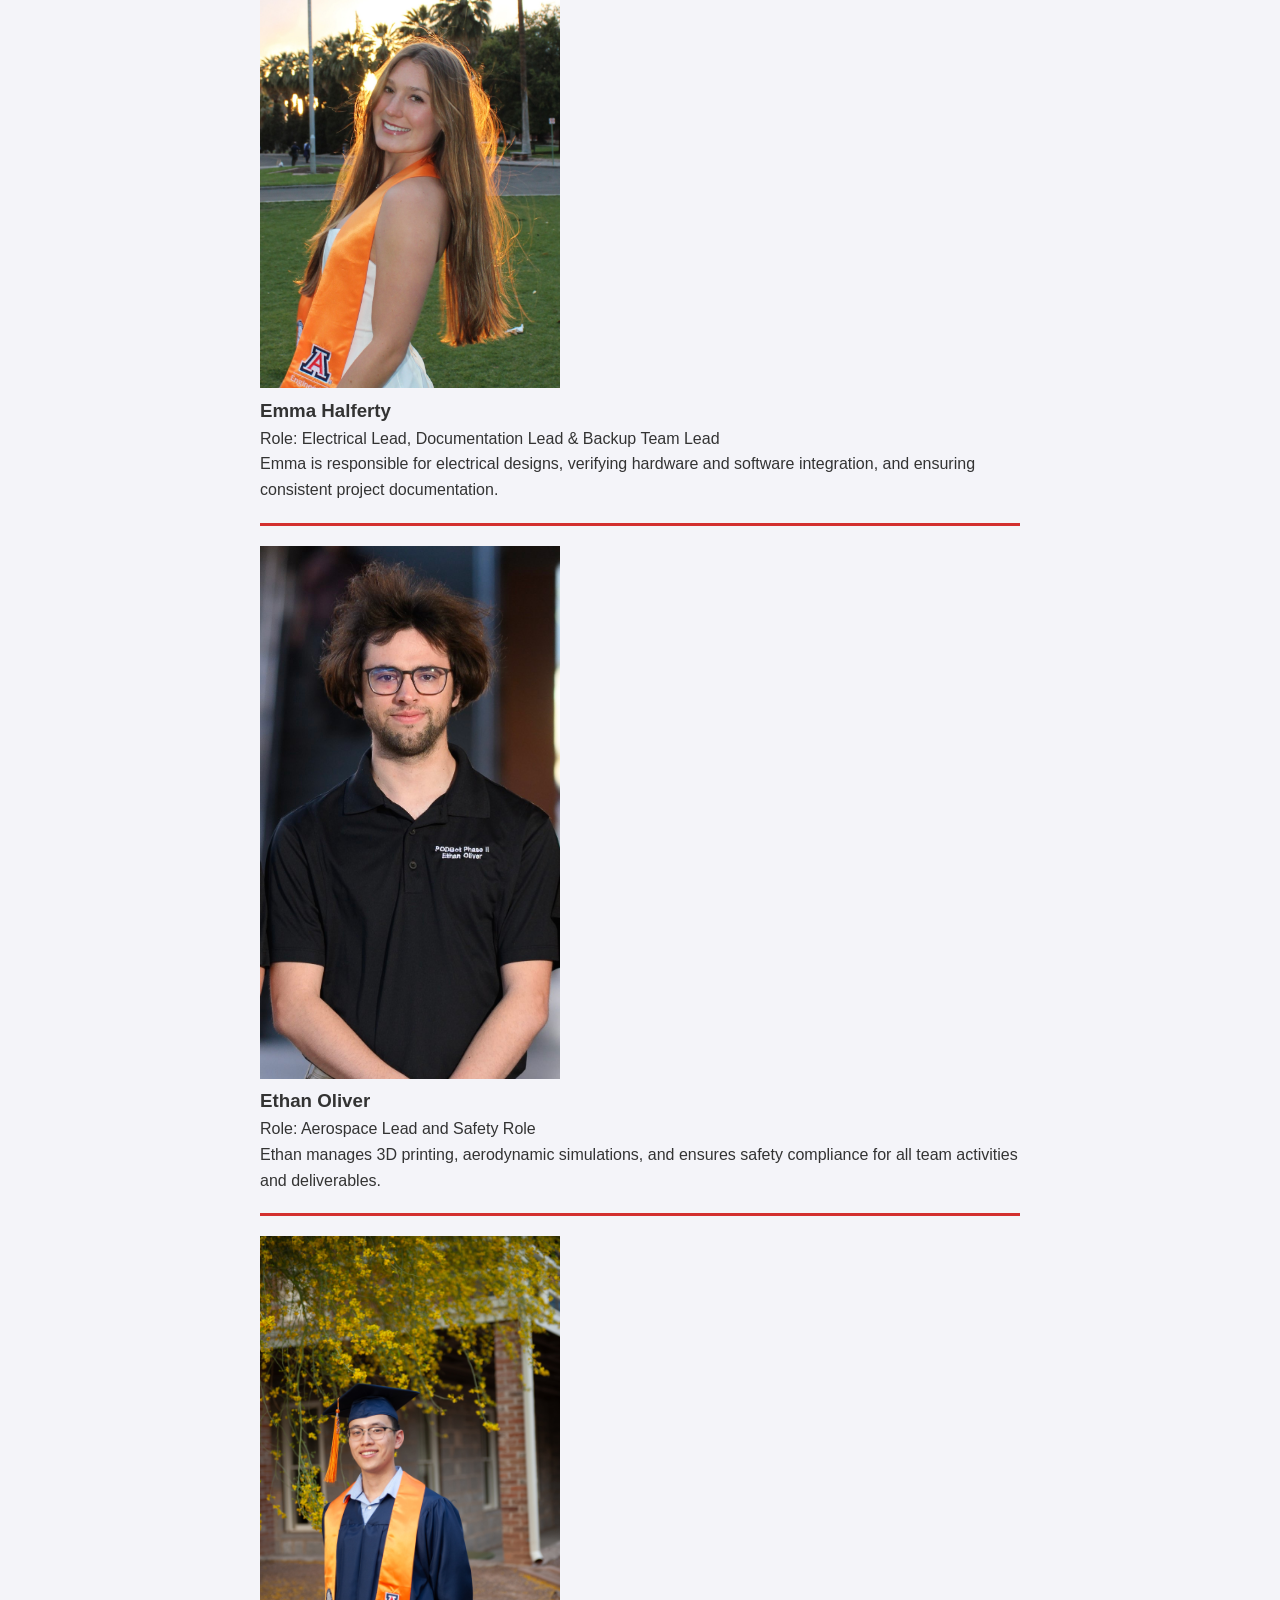
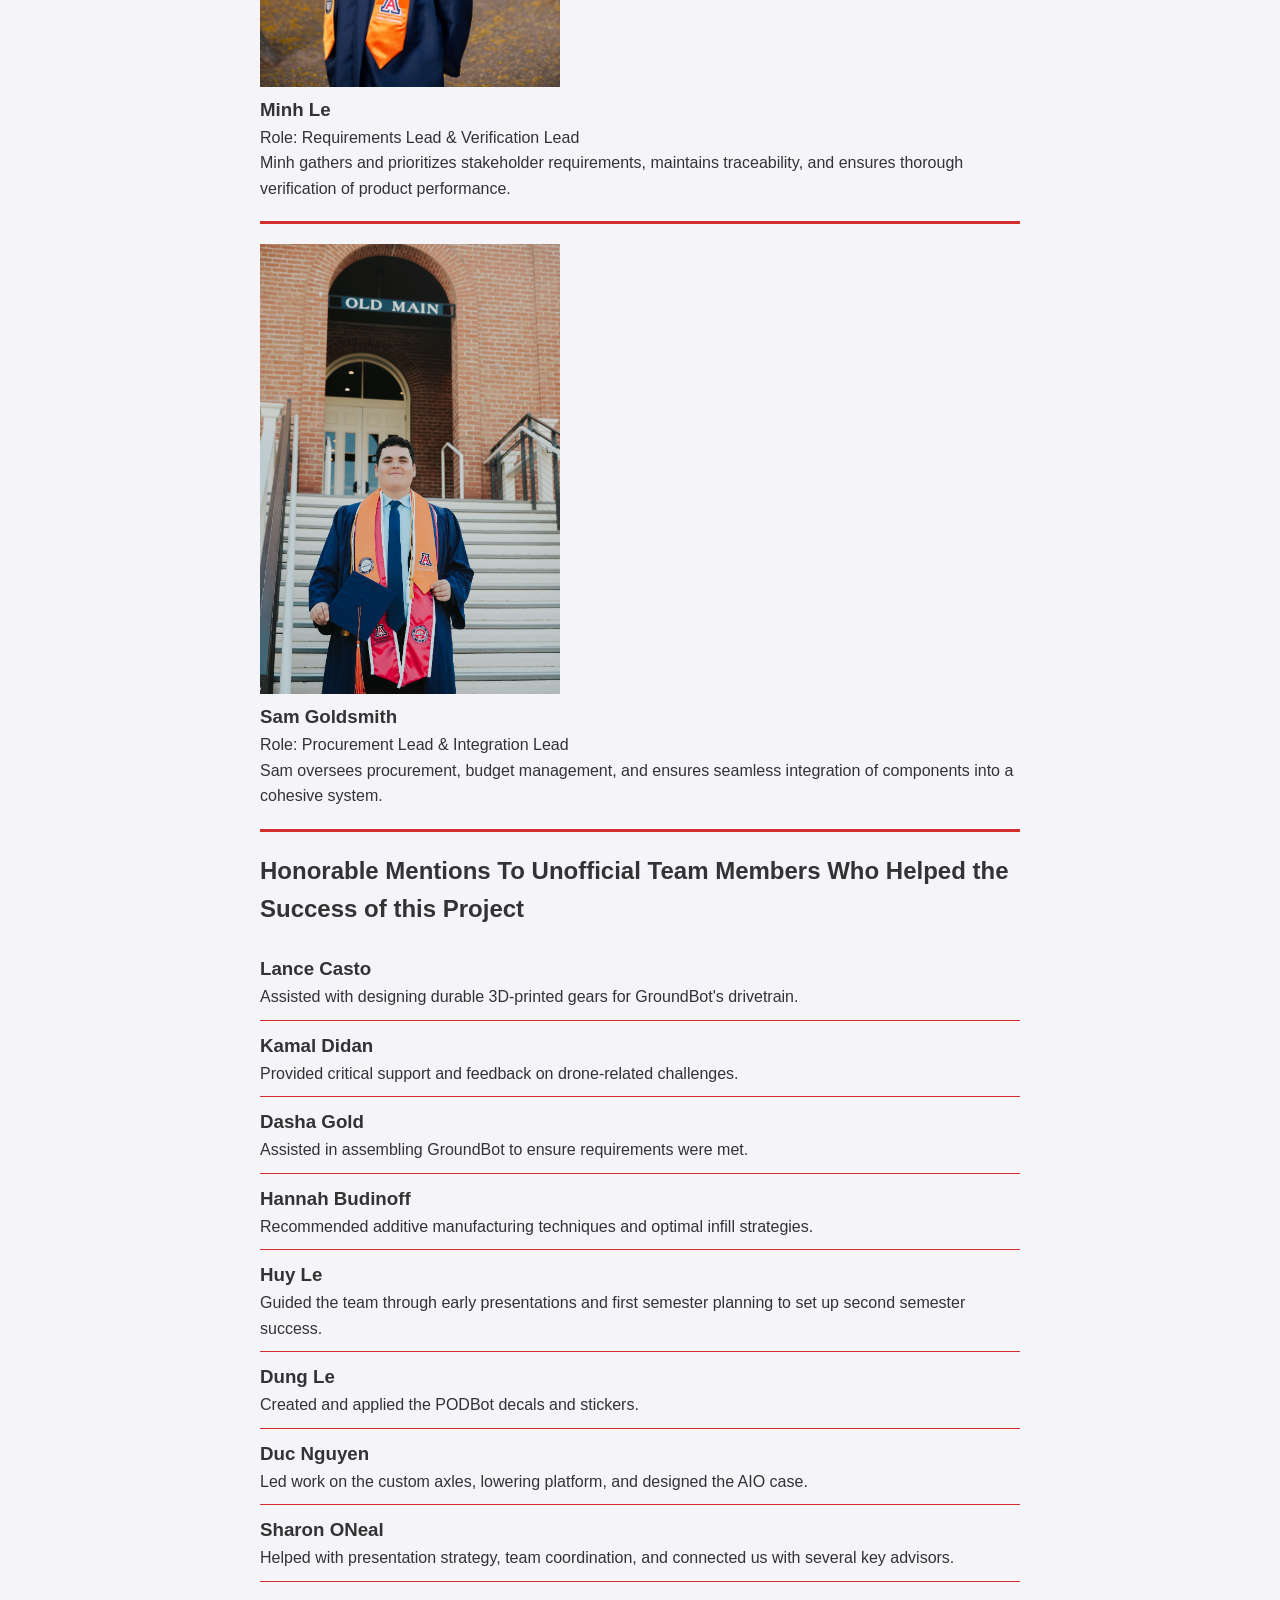
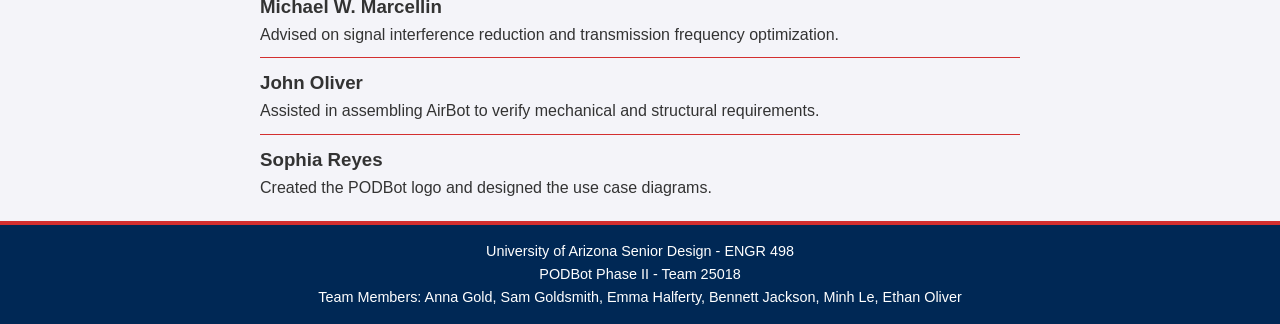
<file: resume.html>
<!DOCTYPE html>
<html lang="en">
<head>
    <meta charset="UTF-8">
    <meta name="viewport" content="width=device-width, initial-scale=1.0">
    <meta http-equiv="X-UA-Compatible" content="ie=edge">
    <title>Meet the Team - PODBot Phase II</title>
    <link rel="stylesheet" href="styles/style.css">
</head>
<body>
    <header>
        <img src="static/images/PODBOT_Phase_II_Logo.png" alt="Project Logo" class="header-logo">
        <h1>Meet the Team</h1>
        <p>Get to know the brilliant minds behind PODBot Phase II</p>
        <nav>
            <ul>
                <li><a href="index.html">Project Overview</a></li>
                <li><a href="functionality.html">Functionalities</a></li>
                <li><a href="resume.html">Meet the Team</a></li>
                <li><a href="documentation.html">Documentation</a></li>
                <li><a href="research.html">Research</a></li>
                <li><a href="video.html">Videos and Presentations</a></li>
            </ul>
        </nav>
    </header>

    <main>
        <h2>Team Members</h2>
        <div class="team-container">
            <div class="team-member">
                <img src="static/images/anna_grad.jpg" alt="Anna Gold" class="team-photo responsive-image" style="max-width: 300px; height: auto;">
                <h3>Anna Gold</h3>
                <p>Role: Mechanical Lead</p>
                <p>Anna ensures the team designs and develops mechanical systems that meet quality and performance requirements, providing technical solutions to design challenges and ensuring compliance with regulations and standards.</p>
            </div>
            <hr>
            <div class="team-member">
                <img src="static/images/bennett_jackson.jpg" alt="Bennett Jackson" class="team-photo responsive-image" style="max-width: 300px; height: auto;">
                <h3>Bennett Jackson</h3>
                <p>Role: Team Lead & Software Lead</p>
                <p>Bennett organizes team meetings, manages submissions, and oversees software development to ensure seamless system integration and full test coverage.</p>
            </div>
            <hr>
            <div class="team-member">
                <img src="static/images/emma_grad.jpg" alt="Emma Halferty" class="team-photo responsive-image" style="max-width: 300px; height: auto;">
                <h3>Emma Halferty</h3>
                <p>Role: Electrical Lead, Documentation Lead & Backup Team Lead</p>
                <p>Emma is responsible for electrical designs, verifying hardware and software integration, and ensuring consistent project documentation.</p>
            </div>
            <hr>
            <div class="team-member">
                <img src="static/images/ethan_grad.jpg" alt="Ethan Oliver" class="team-photo responsive-image" style="max-width: 300px; height: auto;">
                <h3>Ethan Oliver</h3>
                <p>Role: Aerospace Lead and Safety Role</p>
                <p>Ethan manages 3D printing, aerodynamic simulations, and ensures safety compliance for all team activities and deliverables.</p>
            </div>
            <hr>
            <div class="team-member">
                <img src="static/images/minh_grad.jpg" alt="Minh Le" class="team-photo responsive-image" style="max-width: 300px; height: auto;">
                <h3>Minh Le</h3>
                <p>Role: Requirements Lead & Verification Lead</p>
                <p>Minh gathers and prioritizes stakeholder requirements, maintains traceability, and ensures thorough verification of product performance.</p>
            </div>
            <hr>
            <div class="team-member">
                <img src="static/images/sam_grad.jpg" alt="Sam Goldsmith" class="team-photo responsive-image" style="max-width: 300px; height: auto;">
                <h3>Sam Goldsmith</h3>
                <p>Role: Procurement Lead & Integration Lead</p>
                <p>Sam oversees procurement, budget management, and ensures seamless integration of components into a cohesive system.</p>
            </div>
        </div>
        <hr>
        <h2>Honorable Mentions To Unofficial Team Members Who Helped the Success of this Project</h2>
        <br>
        <div class="honorable-mentions">
            <div class="mention">
                <h3>Lance Casto</h3>
                <p>Assisted with designing durable 3D-printed gears for GroundBot's drivetrain.</p>
            </div>
            <hr class="small-divider">
            <div class="mention">
                <h3>Kamal Didan</h3>
                <p>Provided critical support and feedback on drone-related challenges.</p>
            </div>
            <hr class="small-divider">
            <div class="mention">
                <h3>Dasha Gold</h3>
                <p>Assisted in assembling GroundBot to ensure requirements were met.</p>
            </div>
            <hr class="small-divider">
            <div class="mention">
                <h3>Hannah Budinoff</h3>
                <p>Recommended additive manufacturing techniques and optimal infill strategies.</p>
            </div>
            <hr class="small-divider">
            <div class="mention">
                <h3>Huy Le</h3>
                <p>Guided the team through early presentations and first semester planning to set up second semester success.</p>
            </div>
            <hr class="small-divider">
            <div class="mention">
                <h3>Dung Le</h3>
                <p>Created and applied the PODBot decals and stickers.</p>
            </div>
            <hr class="small-divider">
            <div class="mention">
                <h3>Duc Nguyen</h3>
                <p>Led work on the custom axles, lowering platform, and designed the AIO case.</p>
            </div>
            <hr class="small-divider">
            <div class="mention">
                <h3>Sharon ONeal</h3>
                <p>Helped with presentation strategy, team coordination, and connected us with several key advisors.</p>
            </div>
            <hr class="small-divider">
            <div class="mention">
                <h3>Michael W. Marcellin</h3>
                <p>Advised on signal interference reduction and transmission frequency optimization.</p>
            </div>
            <hr class="small-divider">
            <div class="mention">
                <h3>John Oliver</h3>
                <p>Assisted in assembling AirBot to verify mechanical and structural requirements.</p>
            </div>
            <hr class="small-divider">
            <div class="mention">
                <h3>Sophia Reyes</h3>
                <p>Created the PODBot logo and designed the use case diagrams.</p>
            </div>
        </div>
        

    </main>

    <footer>
        <p>University of Arizona Senior Design - ENGR 498 </p>
        <p>PODBot Phase II - Team 25018</p>
        <p>Team Members: Anna Gold, Sam Goldsmith, Emma Halferty, Bennett Jackson, Minh Le, Ethan Oliver</p>
    </footer>
</body>
</html>
</file>
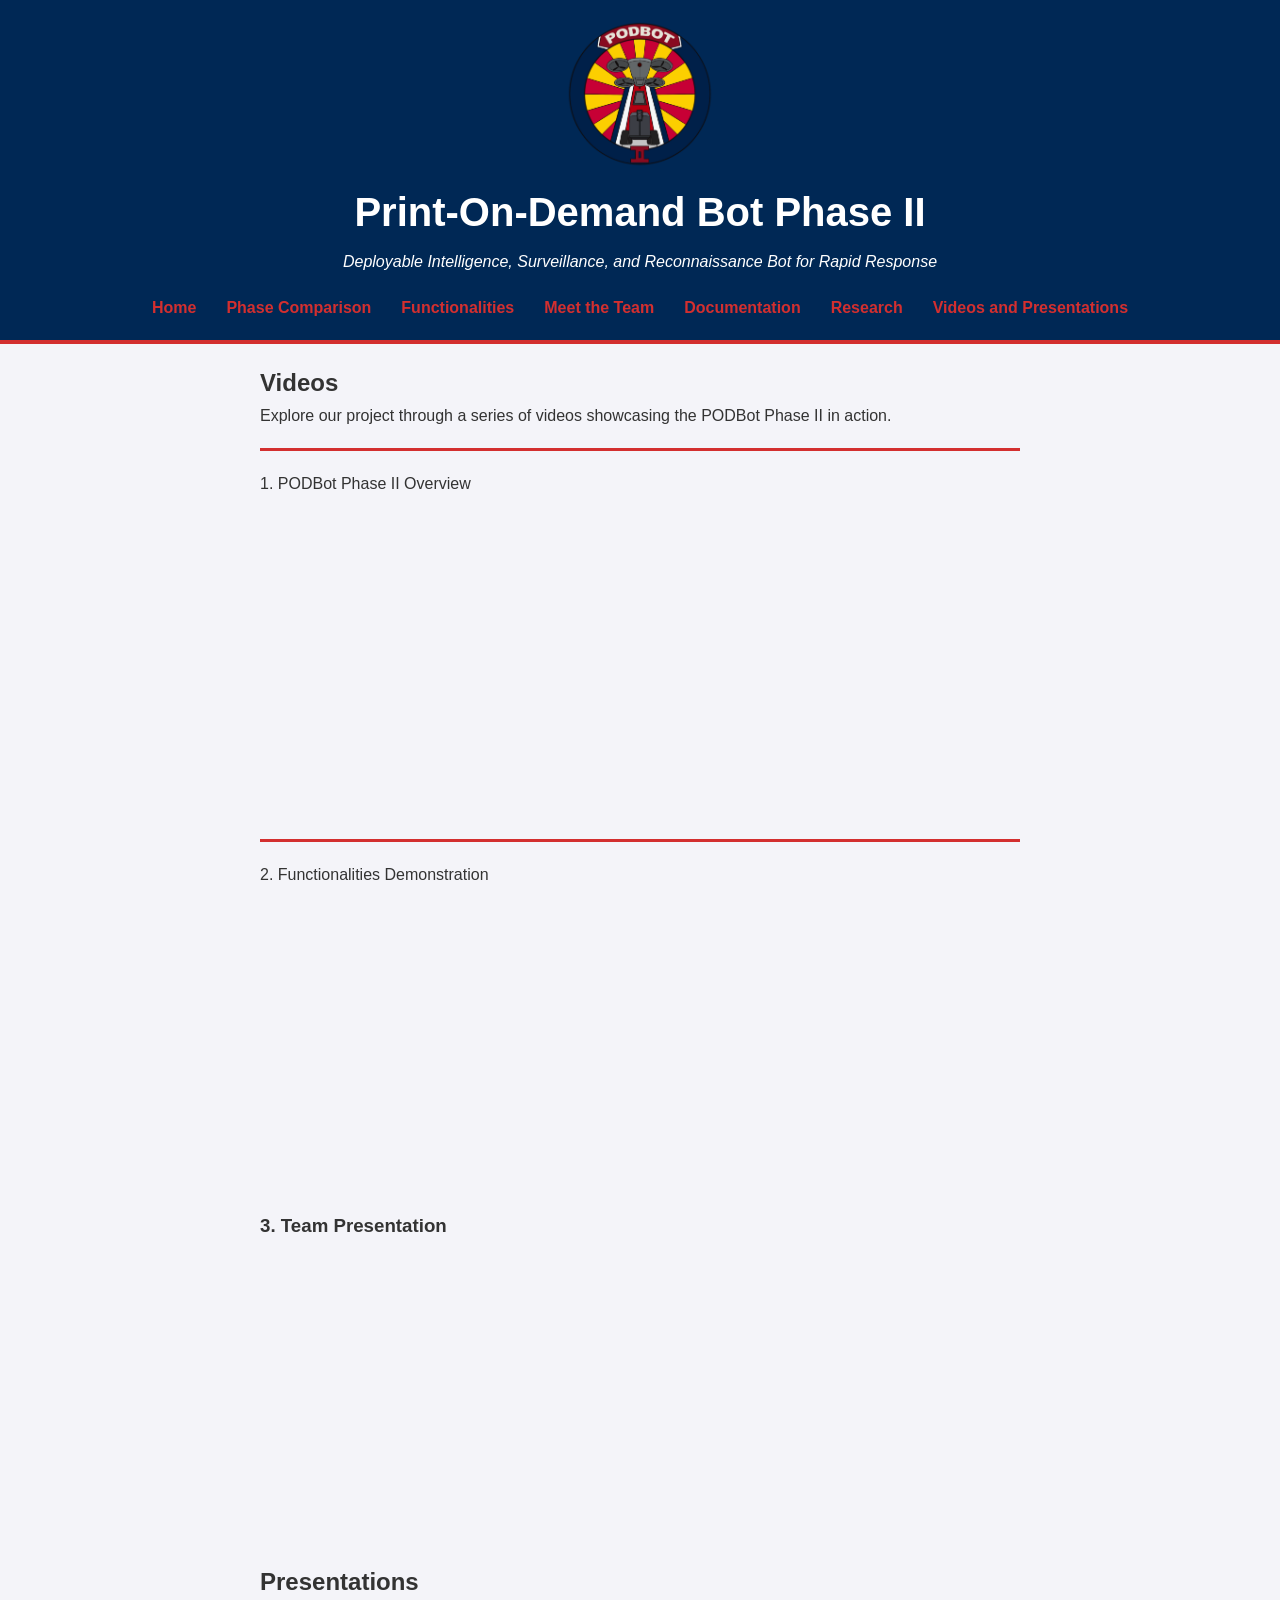
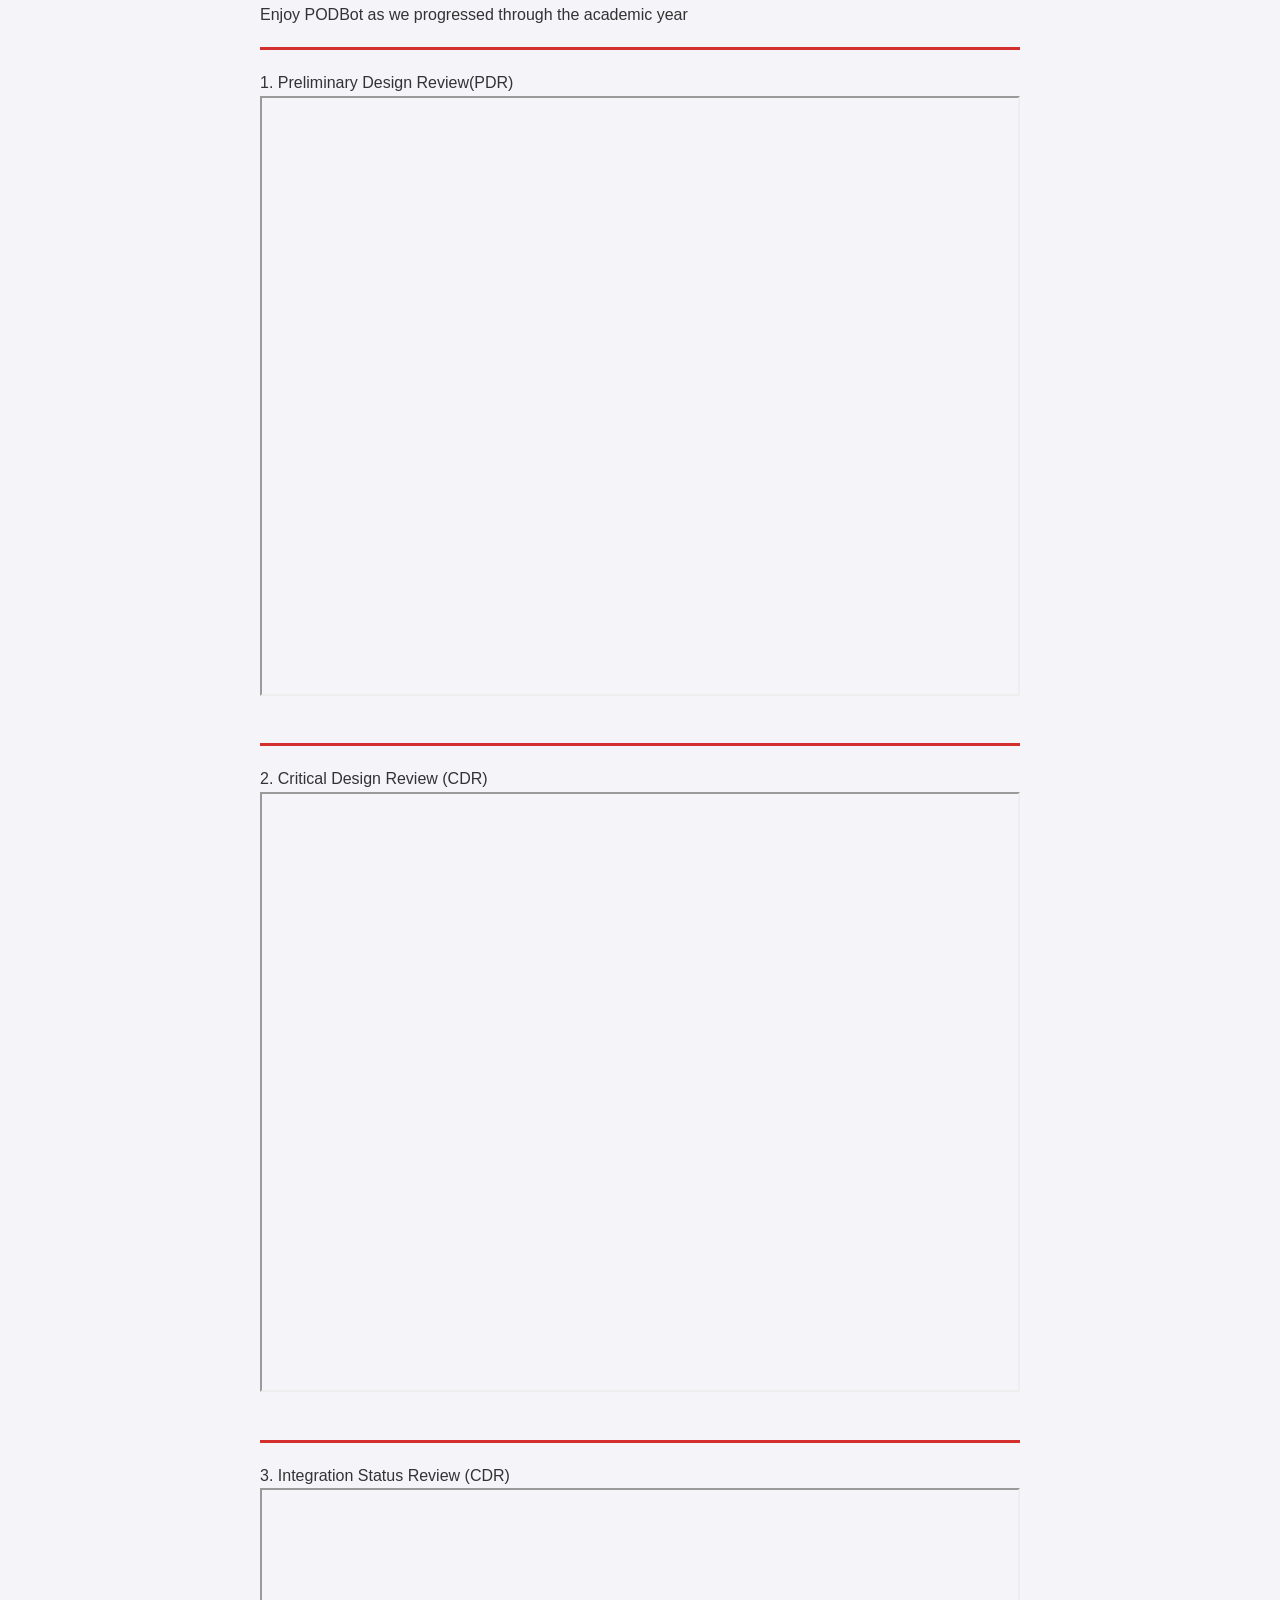
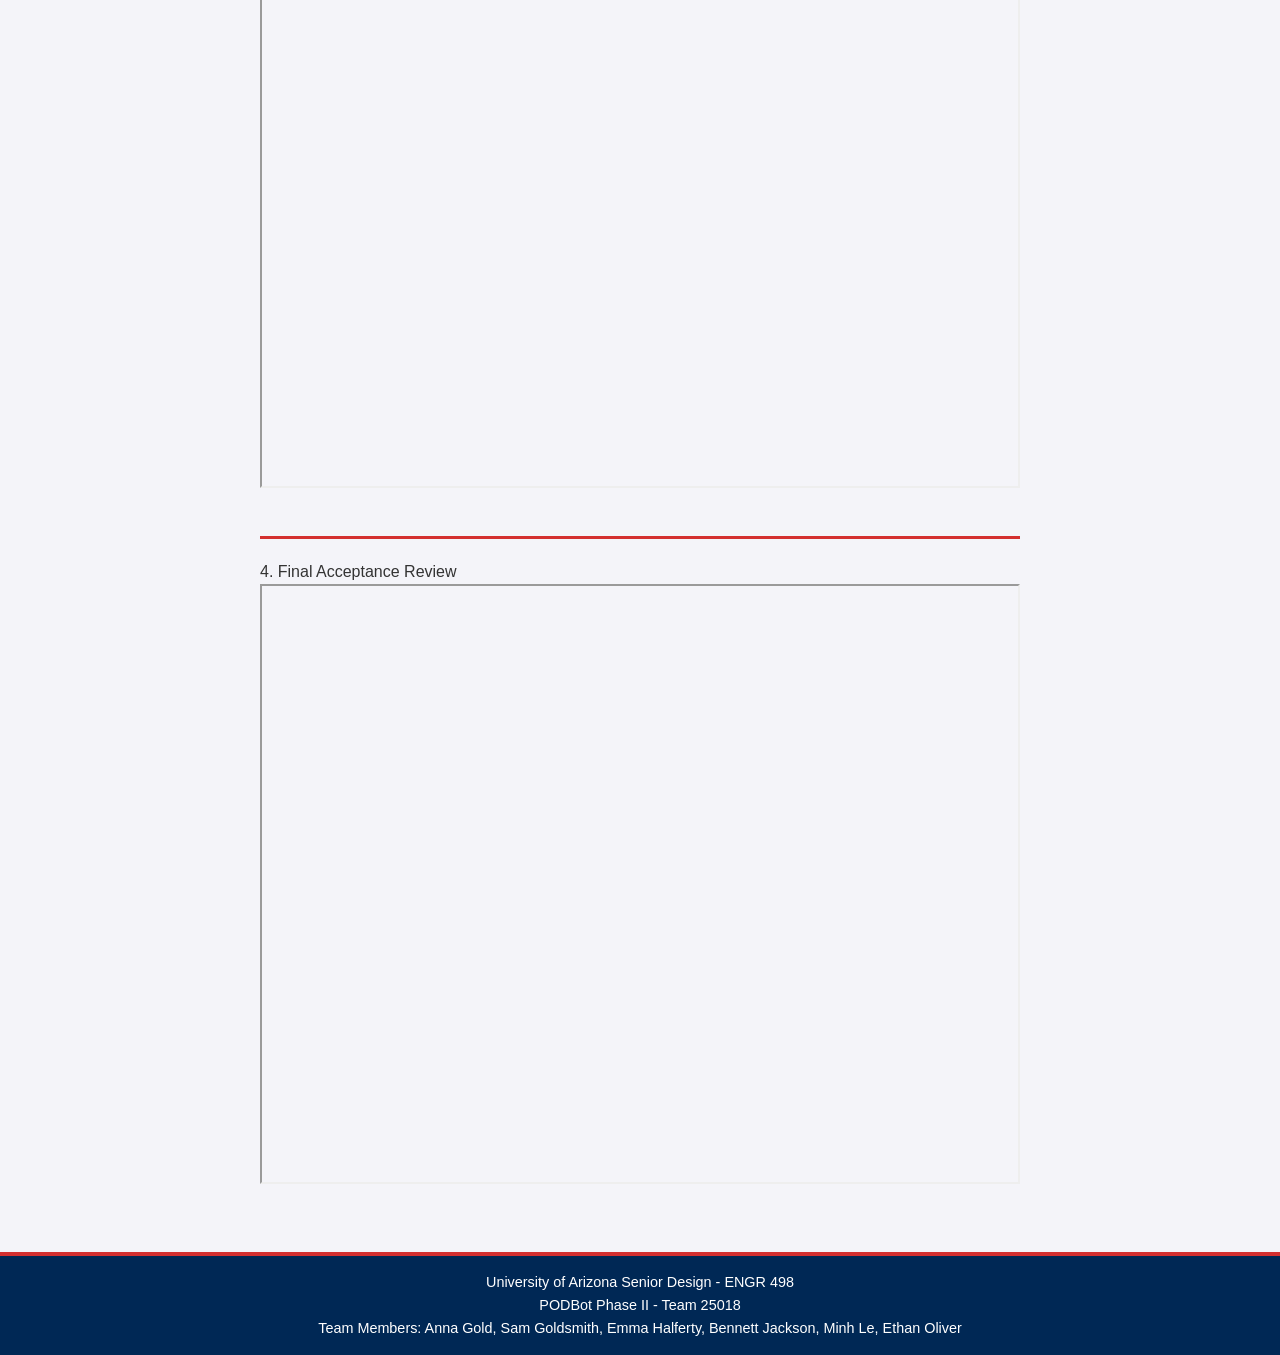
<file: video.html>
<!DOCTYPE html>
<html lang="en">
<head>
    <meta charset="UTF-8">
    <meta name="viewport" content="width=device-width, initial-scale=1.0">
    <meta http-equiv="X-UA-Compatible" content="ie=edge">
    <title>Videos - PODBot Phase II</title>
    <link rel="stylesheet" href="styles/style.css">
</head>
<body>
    <header>
        <img src="static/images/PODBOT_Phase_II_Logo.png" alt="Project Logo" class="header-logo"> 
        <h1>Print-On-Demand Bot Phase II</h1>
        <p>Deployable Intelligence, Surveillance, and Reconnaissance Bot for Rapid Response</p>
        <nav>
            <ul>
                <li><a href="index.html">Home</a></li>
                <li><a href="phasecomparison.html">Phase Comparison</a></li>      
                <li><a href="functionality.html">Functionalities</a></li>
                <li><a href="resume.html">Meet the Team</a></li>
                <li><a href="documentation.html">Documentation</a></li>
                <li><a href="research.html">Research</a></li>
                <li><a href="video.html">Videos and Presentations</a></li>  
            </ul>
        </nav>
    </header>
    <main>
        <h2>Videos</h2>
        <p>Explore our project through a series of videos showcasing the PODBot Phase II in action.</p>

        <hr>1. PODBot Phase II Overview</hr>
        <iframe width="560" height="315" src="https://drive.google.com/file/d/1t_TUJWyR6yhyZcfxTXslxYPeaE_fgadK/preview" title="PODBot Phase II Overview" frameborder="0" allowfullscreen></iframe>

        <hr>2. Functionalities Demonstration</hr>
        <iframe width="560" height="315" src="https://drive.google.com/file/d/1YPvyKrvHhAFMOGIZZ_EeFqLh1Imwx5Qk/preview" title="Functionalities Demonstration" frameborder="0" allowfullscreen></iframe>

        <h3>3. Team Presentation</h3>
        <iframe width="560" height="315" src="https://www.youtube.com/embed/your_video_id_3" title="Team Presentation" frameborder="0" allowfullscreen></iframe>
        <h2>Presentations</h2>
        <p>Enjoy PODBot as we progressed through the academic year</p>
        <section>
            <hr>1. Preliminary Design Review(PDR)</hr>
            <iframe src="https://docs.google.com/presentation/d/1oYCi_czUgas3jCQmqoAfgc0kXe_5dwQIQi8ZticSBOs/preview" width="100%" height="600px" allow="autoplay"></iframe>
        </section>
        <section>
            <hr>2. Critical Design Review (CDR)</hr>
            <iframe src="https://docs.google.com/presentation/d/1uOJr443DfOhpUfpd0BaDgWA7VgczOIh3LBGUn4UTQ4A/preview" width="100%" height="600px" allow="autoplay"></iframe>
        </section>
        <section>
            <hr>3. Integration Status Review (CDR)</hr>
            <iframe src="https://docs.google.com/presentation/d/11SyqfgswQ-gBmDHNdwHh5-XOA5wIGjkuID4K8Yc4SzY/preview" width="100%" height="600px" allow="autoplay"></iframe>
        </section>
        <section>
            <hr>4. Final Acceptance Review</hr>
            <iframe src="https://docs.google.com/presentation/d/15QurVF_p1MlXYiLJeNYdLu7FJ2qqgfZtjKWjEskI1cc/preview" width="100%" height="600px" allow="autoplay"></iframe>
        </section>


    </main>


    <footer>
        <p>University of Arizona Senior Design - ENGR 498 </p>
        <p>PODBot Phase II - Team 25018</p>
        <p>Team Members: Anna Gold, Sam Goldsmith, Emma Halferty, Bennett Jackson, Minh Le, Ethan Oliver</p>
    </footer>
</body>
</file>
<file: styles/style.css>
/* Reset some default styling */
* {
    margin: 0;
    padding: 0;
    box-sizing: border-box;
}

/* General Body Styling */
body {
    font-family: Arial, sans-serif;
    line-height: 1.6;
    background-color: #f4f4f9;
    color: #333;
}
/* Spacer Styling */
.spacer {
    margin-top: 20px; /* Add space above the element */
    margin-bottom: 20px; /* Add space below the element */
}

/* Header Styling */
header {
    background-color: #002855;
    color: #fff;
    padding: 20px 0;
    text-align: center;
    border-bottom: 4px solid #d32f2f; /* Red accent color */
}

header h1 {
    font-size: 2.5em;
}

header p {
    font-style: italic;
    margin: 5px 0 20px;
}

nav ul {
    list-style: none;
    display: flex;
    justify-content: center;
    padding: 0;
}

nav ul li {
    margin: 0 15px;
}

nav ul li a {
    color: #d32f2f; /* Red accent color */
    text-decoration: none;
    font-weight: bold;
}

nav ul li a:hover {
    text-decoration: underline;
}

/* Main Content Styling */
main {
    padding: 20px;
    max-width: 800px;
    margin: 0 auto;
}

/* Section Styling */
section {
    margin-bottom: 40px;
}

section h2 {
    color: #002855;
    font-size: 1.8em;
    margin-bottom: 15px;
    border-bottom: 2px solid #d32f2f; /* Red accent color */
    padding-bottom: 5px;
}

section h3 {
    color: #002855;
    font-size: 1.4em;
    margin-top: 20px;
}

section p {
    margin-top: 10px;
    line-height: 1.6;
}

/* Footer Styling */
footer {
    background-color: #002855;
    color: #fff;
    text-align: center;
    padding: 15px 0;
    border-top: 4px solid #d32f2f; /* Red accent color */
    font-size: 0.9em;
}

/* Link Styling */
a {
    color: #002855;
}

a:hover {
    color: #d32f2f; /* Red accent color */
}

.header-logo {
    display: block;
    margin: 0 auto;
    max-width: 150px; /* Adjust width as needed */
    padding-bottom: 10px; /* Space between logo and title */
}

.bot-container {
    text-align: left; /* Align text to the left */
}

.image-container {
    text-align: center; /* Center the image */
    margin-top: 10px; /* Add some space above the image if needed */
    display: flex;
    justify-content: center; /* Centers images horizontally */
    gap: 20px; /* Adds space between images */
}

.image-container img {
    max-width: 70%; /* Increases image size */
    height: auto; /* Maintains aspect ratio */
}

.image-caption {
    font-size: 0.8em; /* Slightly smaller font size for captions */
    text-align: center; /* Aligns text below each image */
    margin-top: 5px; /* Adds some space between image and caption */
}

.logo-container {
    display: flex; /* Aligns images side by side */
    justify-content: center; /* Centers them in the container */
    gap: 20px; /* Adds spacing between the images */
}

.logo-image {
    width: 200px; /* Sets consistent width */
    height: 200px; /* Sets consistent height */
    object-fit: cover; /* Ensures the images fit within the dimensions without being stretched */
    margin: 10px; /* Adds some spacing around the images */
}

/* Responsive Styling */
@media (max-width: 768px) {
    header h1 {
        font-size: 2em;
    }

    nav ul {
        flex-direction: column;
    }

    nav ul li {
        margin: 5px 0;
    }

    main {
        padding: 15px;
    }
    .logo-image {
        width: 100px; /* Reduces size on smaller screens */
        height: 100px; /* Matches reduced width */
    }
}


/* Download Section */
.download-section {
    background-color: #f9f9f9;
    border: 1px solid #ddd;
    padding: 20px;
    margin-bottom: 30px;
    text-align: center;
    border-radius: 10px;
}

.download-button-container {
    margin: 20px 0;
}

.download-button {
    background-color: #d32f2f;
    color: #fff;
    padding: 15px 30px;
    text-decoration: none;
    font-size: 1.2em;
    border-radius: 5px;
    transition: background-color 0.3s;
}

.download-button:hover {
    background-color: #b71c1c;
}

/* Instructions Section */
.instructions-section ol {
    margin: 20px 0;
    padding-left: 20px;
}

.instructions-section ol li {
    margin-bottom: 10px;
}

/* Support Section */
.support-section {
    background-color: #e3f2fd;
    border: 1px solid #90caf9;
    padding: 15px;
    border-radius: 10px;
    text-align: center;
}

.support-section a {
    color: #0d47a1;
    font-weight: bold;
}

.support-section a:hover {
    color: #1565c0;
}

hr {
    border: none;
    border-top: 3px solid #d32f2f; 
    margin: 20px 0; 
}

.small-divider {
    border: none;
    border-top: 1px solid #d32f2f; /* Thinner red line */
    margin: 10px 0; /* Smaller spacing */
}
</file>
